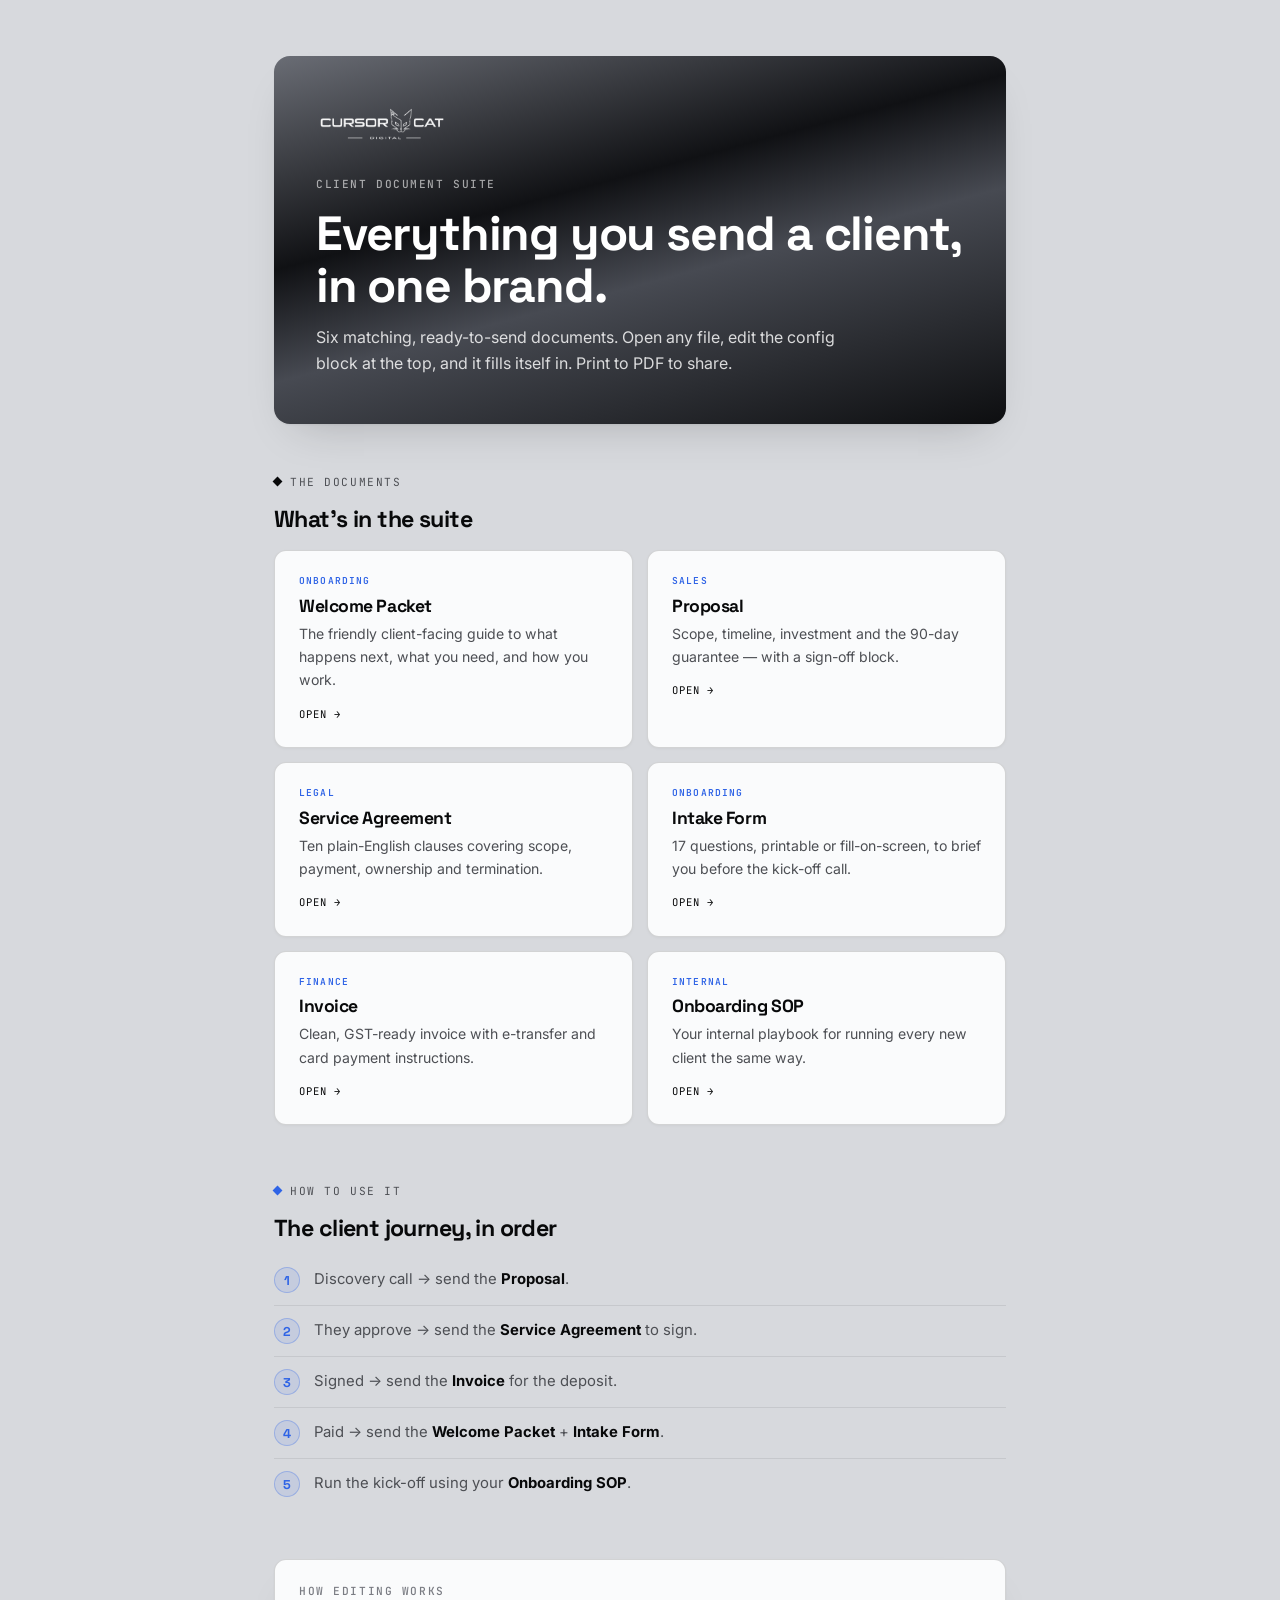
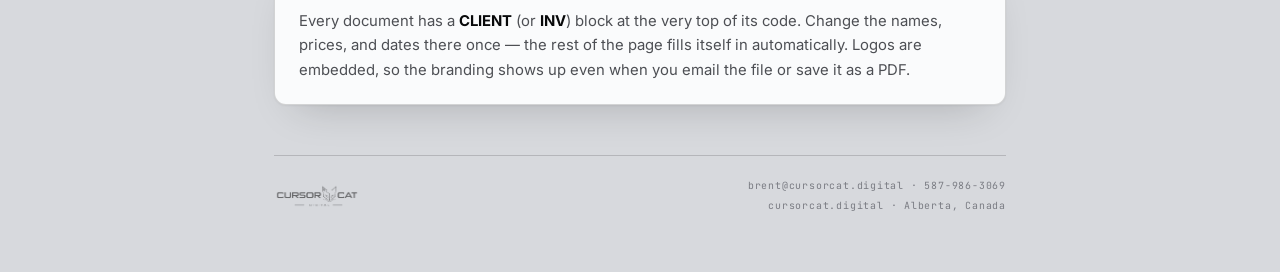
<file: 00-document-suite.html>
<!DOCTYPE html><html lang="en"><head><meta charset="UTF-8"/><meta name="viewport" content="width=device-width,initial-scale=1.0"/><title>Cursor Cat Digital — Client Document Suite</title><link rel="preconnect" href="https://fonts.googleapis.com"/><link rel="preconnect" href="https://fonts.gstatic.com" crossorigin/><link rel="stylesheet" href="https://fonts.googleapis.com/css2?family=Space+Grotesk:wght@500;600;700&family=Inter:wght@400;500;600&family=JetBrains+Mono:wght@500;600&display=swap"/><style>
*{box-sizing:border-box;margin:0;padding:0}
:root{
  --bg:#d7d9dd;--surface:#fafbfc;--surface-2:#cbced3;
  --ink:#08090a;--ink-2:#16171a;
  --muted:#4d4f54;--muted-2:#7a7c83;
  --line:rgba(0,0,0,.16);--line-2:rgba(0,0,0,.08);
  --accent:#2f64e6;--accent-soft:rgba(47,100,230,.10);
  --r:8px;--r-lg:12px;
  --sh:0 1px 2px rgba(0,0,0,.05),0 20px 44px -22px rgba(0,0,0,.22);
  --sh-sm:0 1px 3px rgba(0,0,0,.04);
  --chrome:linear-gradient(165deg,#6a6d75 0%,#101114 38%,#474a52 58%,#0d0e10 100%);
  --font-d:"Space Grotesk",system-ui,sans-serif;
  --font-b:"Inter",system-ui,sans-serif;
  --font-m:"JetBrains Mono",ui-monospace,monospace;
}
html{font-size:16px}
body{font-family:var(--font-b);background:var(--bg);color:var(--ink);line-height:1.65;
  -webkit-font-smoothing:antialiased;max-width:820px;margin:0 auto;padding:56px 44px}
h1,h2,h3{font-family:var(--font-d);font-weight:700;line-height:1.08;letter-spacing:-.025em}
p{color:var(--muted)}
a{color:inherit;text-decoration:none}
strong{color:var(--ink)}
.mono{font-family:var(--font-m);font-size:.7rem;font-weight:500;letter-spacing:.14em;
  text-transform:uppercase;color:var(--muted-2)}
.eyebrow{display:inline-flex;align-items:center;gap:9px;margin-bottom:16px;font-family:var(--font-m);
  font-size:.7rem;letter-spacing:.14em;text-transform:uppercase;color:var(--muted)}
.eyebrow::before{content:"";width:7px;height:7px;background:var(--ink);transform:rotate(45deg);flex-shrink:0}
.eyebrow.accent::before{background:var(--accent)}

/* HEADER */
.header{display:flex;justify-content:space-between;align-items:center;margin-bottom:48px;
  padding-bottom:24px;border-bottom:1px solid var(--line)}
.logo-img{height:38px;width:auto}
.doc-meta{text-align:right}
.doc-meta .doc-id{font-family:var(--font-d);font-size:1rem;font-weight:700;margin-top:3px}

/* SECTIONS */
.section{margin-bottom:50px}
.section-h{font-size:1.45rem;margin-bottom:14px}
.lead{font-size:1.05rem;color:var(--muted)}

/* CARD GENERIC */
.card{background:var(--surface);border:1px solid var(--line);border-radius:var(--r-lg);
  padding:22px 24px;box-shadow:var(--sh)}

/* CHECK / DELIVERABLE LIST */
.check-list{border:1px solid var(--line);border-radius:var(--r-lg);overflow:hidden;
  background:var(--surface);box-shadow:var(--sh)}
.ci{display:flex;align-items:flex-start;gap:13px;padding:15px 20px;border-bottom:1px solid var(--line-2)}
.ci:last-child{border-bottom:none}
.ci-dot{width:20px;height:20px;border-radius:50%;background:var(--accent);display:grid;
  place-items:center;flex-shrink:0;margin-top:2px}
.ci-dot svg{width:10px;height:10px;stroke:#fff;stroke-width:3;fill:none}
.ci-title{font-size:.95rem;font-weight:600;color:var(--ink);font-family:var(--font-d)}
.ci-desc{font-size:.88rem;color:var(--muted);margin-top:2px;line-height:1.5}

/* DARK PANEL */
.dark-panel{background:var(--ink);border-radius:var(--r-lg);padding:30px 32px;box-shadow:var(--sh)}
.dark-panel h3{color:#fff}
.dark-panel p{color:rgba(255,255,255,.74)}

/* SIGNATURE */
.sig-section{margin-top:54px;padding-top:38px;border-top:1px solid var(--line)}
.sig-grid{display:grid;grid-template-columns:1fr 1fr;gap:44px;margin-top:24px}
.sig-party{font-family:var(--font-m);font-size:.64rem;letter-spacing:.14em;text-transform:uppercase;
  color:var(--accent);font-weight:600;margin-bottom:12px}
.sig-line{border-bottom:1px solid var(--line);height:52px;margin-bottom:10px}
.sig-field{font-size:.8rem;color:var(--muted-2);margin-bottom:3px}
.sig-name{font-family:var(--font-d);font-size:1rem;font-weight:700}
.sig-sub{font-size:.85rem;color:var(--muted)}

/* BUTTONS */
.btn-primary{display:inline-flex;align-items:center;gap:9px;font-family:var(--font-b);font-weight:600;
  font-size:.95rem;padding:13px 22px;border-radius:var(--r);background:var(--ink);color:var(--surface);
  border:1px solid transparent}

/* FOOTER */
.doc-footer{margin-top:50px;padding-top:20px;border-top:1px solid var(--line);display:flex;
  justify-content:space-between;align-items:center}
.footer-logo{height:26px;width:auto;opacity:.55}
.footer-contact{font-family:var(--font-m);font-size:.62rem;letter-spacing:.08em;color:var(--muted-2);
  text-align:right;line-height:2}

@media print{
  body{background:#fff;padding:30px}
  .dark-panel,.invest-total,.guar,.cover{-webkit-print-color-adjust:exact;print-color-adjust:exact}
  .no-print{display:none!important}
  .section{break-inside:avoid}
}
@media(max-width:640px){
  body{padding:34px 20px}
  .sig-grid,.parties,.two-col{grid-template-columns:1fr!important}
}

.cover{background-image:var(--chrome);border-radius:16px;padding:48px 42px;margin-bottom:42px;box-shadow:var(--sh)}
.cover .cat{height:40px;margin-bottom:24px;opacity:.95}
.cover .mono{color:rgba(255,255,255,.6)}
.cover h1{color:#fff;font-size:clamp(2rem,4.5vw,3rem);margin:14px 0 12px}
.cover p{color:rgba(255,255,255,.82);max-width:520px}
.doc-grid{display:grid;grid-template-columns:1fr 1fr;gap:14px}
.doc-card{display:block;background:var(--surface);border:1px solid var(--line);border-radius:var(--r-lg);
  padding:22px 24px;box-shadow:var(--sh-sm);transition:transform .15s,box-shadow .15s}
.doc-card:hover{transform:translateY(-2px);box-shadow:var(--sh)}
.doc-card .tag{font-family:var(--font-m);font-size:.6rem;letter-spacing:.12em;text-transform:uppercase;color:var(--accent);font-weight:600}
.doc-card h3{font-size:1.1rem;margin:8px 0 6px}
.doc-card p{font-size:.88rem;color:var(--muted)}
.doc-card .open{font-family:var(--font-m);font-size:.66rem;letter-spacing:.1em;text-transform:uppercase;color:var(--ink);margin-top:14px;display:inline-block}
.flow{counter-reset:s;margin-top:8px}
.flow-step{display:flex;gap:14px;align-items:flex-start;padding:12px 0;border-bottom:1px solid var(--line-2)}
.flow-step:last-child{border-bottom:none}
.flow-n{width:26px;height:26px;border-radius:50%;background:var(--accent-soft);color:var(--accent);border:1px solid rgba(47,100,230,.3);
  font-family:var(--font-d);font-weight:700;font-size:.8rem;display:grid;place-items:center;flex-shrink:0}
.flow-t{font-size:.93rem;color:var(--muted)}
.flow-t strong{color:var(--ink)}
@media(max-width:640px){.doc-grid{grid-template-columns:1fr}}
</style></head><body>
<div class="cover">
  <img class="cat" src="[data-uri]" alt="Cursor Cat Digital"/>
  <div class="mono">Client Document Suite</div>
  <h1>Everything you send a client, in one brand.</h1>
  <p>Six matching, ready-to-send documents. Open any file, edit the config block at the top, and it fills itself in. Print to PDF to share.</p>
</div>

<div class="section">
  <div class="eyebrow">The documents</div>
  <h2 class="section-h">What's in the suite</h2>
  <div class="doc-grid" style="margin-top:18px">
    <a class="doc-card" href="welcome-packet.html"><div class="tag">Onboarding</div><h3>Welcome Packet</h3><p>The friendly client-facing guide to what happens next, what you need, and how you work.</p><span class="open">Open &rarr;</span></a>
    <a class="doc-card" href="proposal-template.html"><div class="tag">Sales</div><h3>Proposal</h3><p>Scope, timeline, investment and the 90-day guarantee — with a sign-off block.</p><span class="open">Open &rarr;</span></a>
    <a class="doc-card" href="service-agreement.html"><div class="tag">Legal</div><h3>Service Agreement</h3><p>Ten plain-English clauses covering scope, payment, ownership and termination.</p><span class="open">Open &rarr;</span></a>
    <a class="doc-card" href="intake-form.html"><div class="tag">Onboarding</div><h3>Intake Form</h3><p>17 questions, printable or fill-on-screen, to brief you before the kick-off call.</p><span class="open">Open &rarr;</span></a>
    <a class="doc-card" href="invoice-template.html"><div class="tag">Finance</div><h3>Invoice</h3><p>Clean, GST-ready invoice with e-transfer and card payment instructions.</p><span class="open">Open &rarr;</span></a>
    <a class="doc-card" href="onboarding-sop.html"><div class="tag">Internal</div><h3>Onboarding SOP</h3><p>Your internal playbook for running every new client the same way.</p><span class="open">Open &rarr;</span></a>
  </div>
</div>

<div class="section">
  <div class="eyebrow accent">How to use it</div>
  <h2 class="section-h">The client journey, in order</h2>
  <div class="flow">
    <div class="flow-step"><div class="flow-n">1</div><div class="flow-t">Discovery call &rarr; send the <strong>Proposal</strong>.</div></div>
    <div class="flow-step"><div class="flow-n">2</div><div class="flow-t">They approve &rarr; send the <strong>Service Agreement</strong> to sign.</div></div>
    <div class="flow-step"><div class="flow-n">3</div><div class="flow-t">Signed &rarr; send the <strong>Invoice</strong> for the deposit.</div></div>
    <div class="flow-step"><div class="flow-n">4</div><div class="flow-t">Paid &rarr; send the <strong>Welcome Packet</strong> + <strong>Intake Form</strong>.</div></div>
    <div class="flow-step"><div class="flow-n">5</div><div class="flow-t">Run the kick-off using your <strong>Onboarding SOP</strong>.</div></div>
  </div>
</div>

<div class="card" style="margin-bottom:50px">
  <div class="mono" style="margin-bottom:8px">How editing works</div>
  <p style="font-size:.93rem">Every document has a <strong>CLIENT</strong> (or <strong>INV</strong>) block at the very top of its code. Change the names, prices, and dates there once — the rest of the page fills itself in automatically. Logos are embedded, so the branding shows up even when you email the file or save it as a PDF.</p>
</div>

<div class="doc-footer"><img class="footer-logo" src="[data-uri]" alt="Cursor Cat Digital"/><div class="footer-contact">brent@cursorcat.digital &middot; 587-986-3069<br>cursorcat.digital &middot; Alberta, Canada</div></div>
</body></html>
</file>
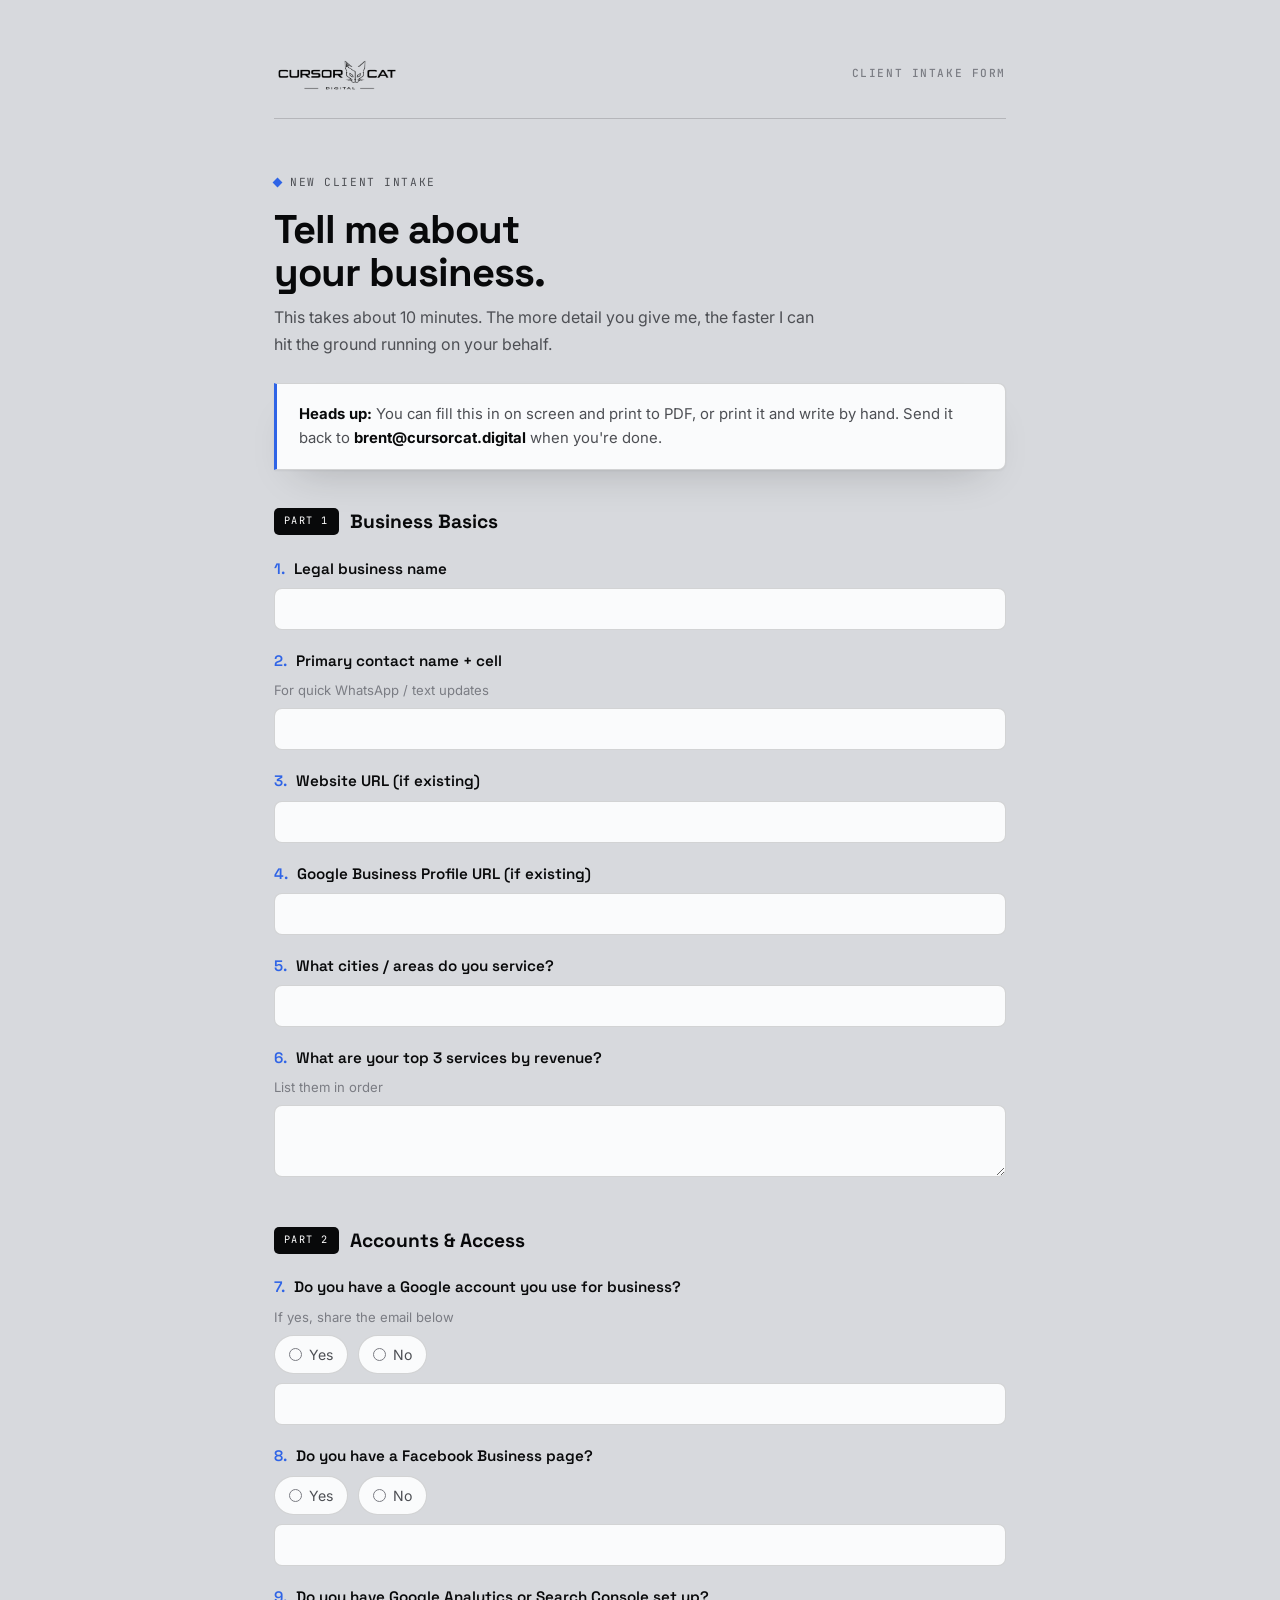
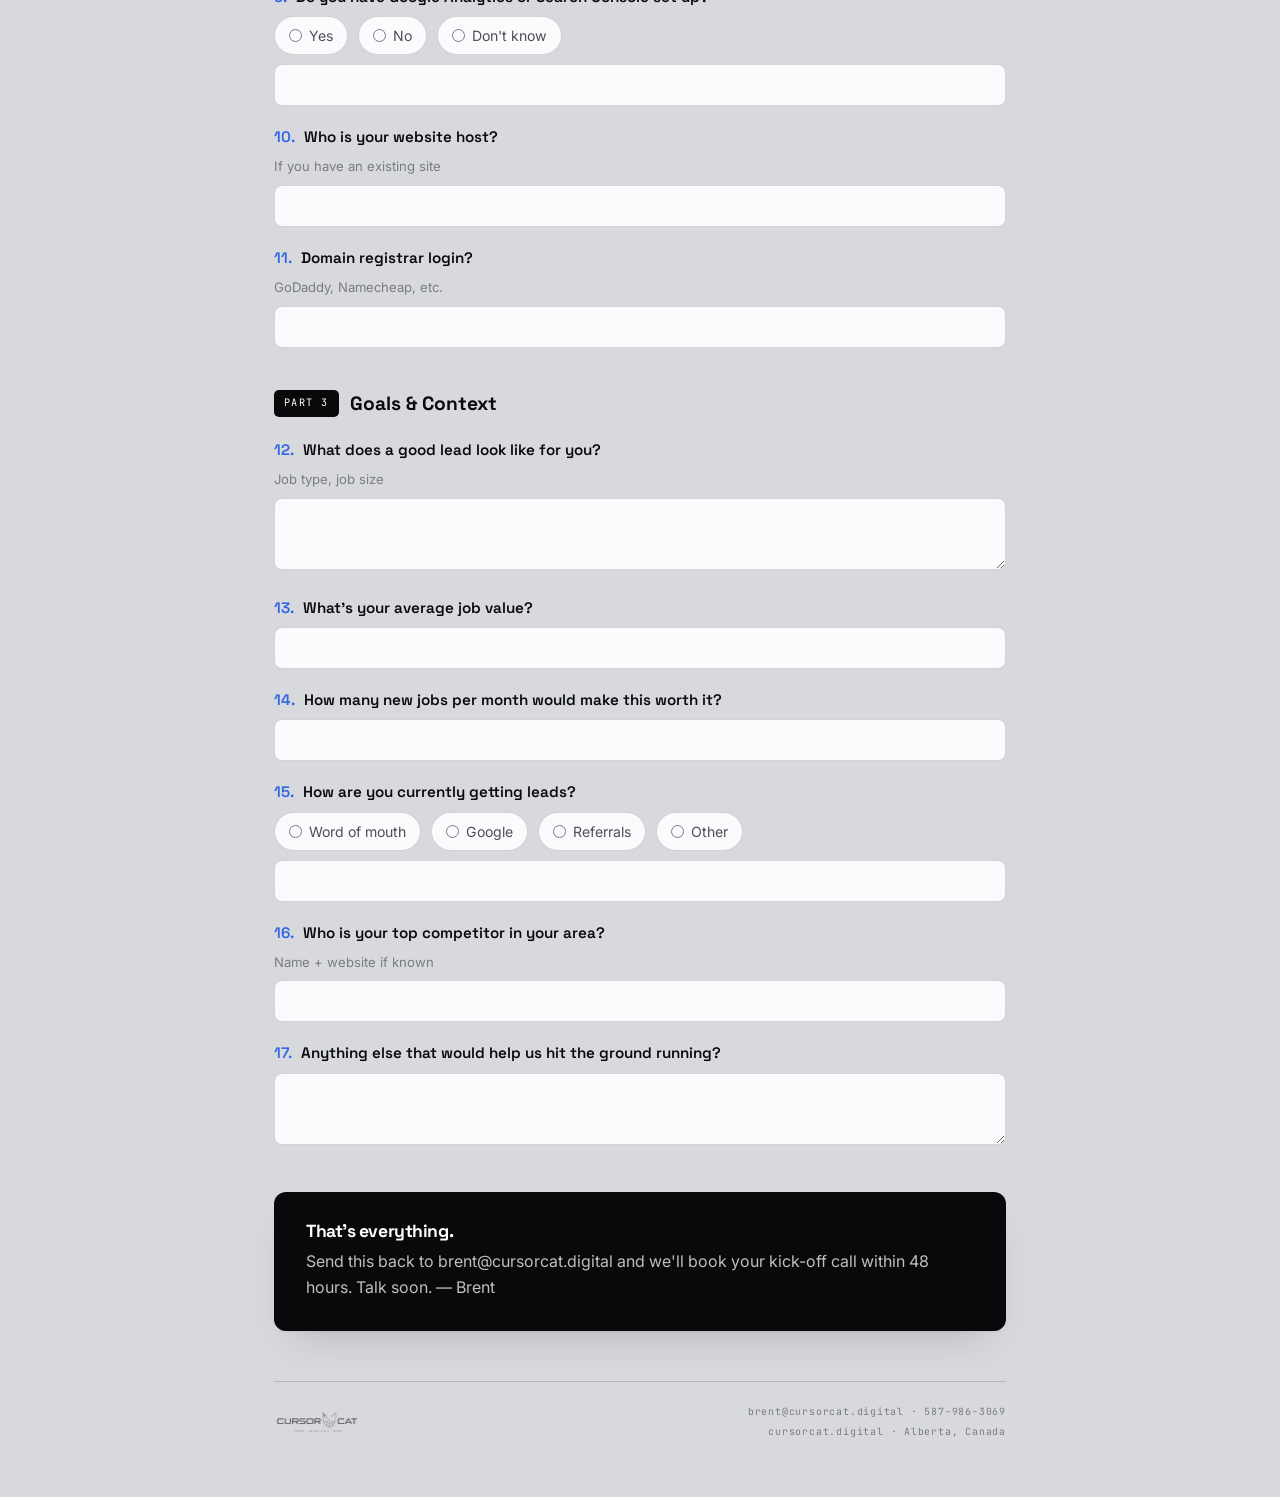
<file: intake-form.html>
<!DOCTYPE html><html lang="en"><head><meta charset="UTF-8"/><meta name="viewport" content="width=device-width,initial-scale=1.0"/><title>Client Intake Form — Cursor Cat Digital</title><link rel="preconnect" href="https://fonts.googleapis.com"/><link rel="preconnect" href="https://fonts.gstatic.com" crossorigin/><link rel="stylesheet" href="https://fonts.googleapis.com/css2?family=Space+Grotesk:wght@500;600;700&family=Inter:wght@400;500;600&family=JetBrains+Mono:wght@500;600&display=swap"/><style>
*{box-sizing:border-box;margin:0;padding:0}
:root{
  --bg:#d7d9dd;--surface:#fafbfc;--surface-2:#cbced3;
  --ink:#08090a;--ink-2:#16171a;
  --muted:#4d4f54;--muted-2:#7a7c83;
  --line:rgba(0,0,0,.16);--line-2:rgba(0,0,0,.08);
  --accent:#2f64e6;--accent-soft:rgba(47,100,230,.10);
  --r:8px;--r-lg:12px;
  --sh:0 1px 2px rgba(0,0,0,.05),0 20px 44px -22px rgba(0,0,0,.22);
  --sh-sm:0 1px 3px rgba(0,0,0,.04);
  --chrome:linear-gradient(165deg,#6a6d75 0%,#101114 38%,#474a52 58%,#0d0e10 100%);
  --font-d:"Space Grotesk",system-ui,sans-serif;
  --font-b:"Inter",system-ui,sans-serif;
  --font-m:"JetBrains Mono",ui-monospace,monospace;
}
html{font-size:16px}
body{font-family:var(--font-b);background:var(--bg);color:var(--ink);line-height:1.65;
  -webkit-font-smoothing:antialiased;max-width:820px;margin:0 auto;padding:56px 44px}
h1,h2,h3{font-family:var(--font-d);font-weight:700;line-height:1.08;letter-spacing:-.025em}
p{color:var(--muted)}
a{color:inherit;text-decoration:none}
strong{color:var(--ink)}
.mono{font-family:var(--font-m);font-size:.7rem;font-weight:500;letter-spacing:.14em;
  text-transform:uppercase;color:var(--muted-2)}
.eyebrow{display:inline-flex;align-items:center;gap:9px;margin-bottom:16px;font-family:var(--font-m);
  font-size:.7rem;letter-spacing:.14em;text-transform:uppercase;color:var(--muted)}
.eyebrow::before{content:"";width:7px;height:7px;background:var(--ink);transform:rotate(45deg);flex-shrink:0}
.eyebrow.accent::before{background:var(--accent)}

/* HEADER */
.header{display:flex;justify-content:space-between;align-items:center;margin-bottom:48px;
  padding-bottom:24px;border-bottom:1px solid var(--line)}
.logo-img{height:38px;width:auto}
.doc-meta{text-align:right}
.doc-meta .doc-id{font-family:var(--font-d);font-size:1rem;font-weight:700;margin-top:3px}

/* SECTIONS */
.section{margin-bottom:50px}
.section-h{font-size:1.45rem;margin-bottom:14px}
.lead{font-size:1.05rem;color:var(--muted)}

/* CARD GENERIC */
.card{background:var(--surface);border:1px solid var(--line);border-radius:var(--r-lg);
  padding:22px 24px;box-shadow:var(--sh)}

/* CHECK / DELIVERABLE LIST */
.check-list{border:1px solid var(--line);border-radius:var(--r-lg);overflow:hidden;
  background:var(--surface);box-shadow:var(--sh)}
.ci{display:flex;align-items:flex-start;gap:13px;padding:15px 20px;border-bottom:1px solid var(--line-2)}
.ci:last-child{border-bottom:none}
.ci-dot{width:20px;height:20px;border-radius:50%;background:var(--accent);display:grid;
  place-items:center;flex-shrink:0;margin-top:2px}
.ci-dot svg{width:10px;height:10px;stroke:#fff;stroke-width:3;fill:none}
.ci-title{font-size:.95rem;font-weight:600;color:var(--ink);font-family:var(--font-d)}
.ci-desc{font-size:.88rem;color:var(--muted);margin-top:2px;line-height:1.5}

/* DARK PANEL */
.dark-panel{background:var(--ink);border-radius:var(--r-lg);padding:30px 32px;box-shadow:var(--sh)}
.dark-panel h3{color:#fff}
.dark-panel p{color:rgba(255,255,255,.74)}

/* SIGNATURE */
.sig-section{margin-top:54px;padding-top:38px;border-top:1px solid var(--line)}
.sig-grid{display:grid;grid-template-columns:1fr 1fr;gap:44px;margin-top:24px}
.sig-party{font-family:var(--font-m);font-size:.64rem;letter-spacing:.14em;text-transform:uppercase;
  color:var(--accent);font-weight:600;margin-bottom:12px}
.sig-line{border-bottom:1px solid var(--line);height:52px;margin-bottom:10px}
.sig-field{font-size:.8rem;color:var(--muted-2);margin-bottom:3px}
.sig-name{font-family:var(--font-d);font-size:1rem;font-weight:700}
.sig-sub{font-size:.85rem;color:var(--muted)}

/* BUTTONS */
.btn-primary{display:inline-flex;align-items:center;gap:9px;font-family:var(--font-b);font-weight:600;
  font-size:.95rem;padding:13px 22px;border-radius:var(--r);background:var(--ink);color:var(--surface);
  border:1px solid transparent}

/* FOOTER */
.doc-footer{margin-top:50px;padding-top:20px;border-top:1px solid var(--line);display:flex;
  justify-content:space-between;align-items:center}
.footer-logo{height:26px;width:auto;opacity:.55}
.footer-contact{font-family:var(--font-m);font-size:.62rem;letter-spacing:.08em;color:var(--muted-2);
  text-align:right;line-height:2}

@media print{
  body{background:#fff;padding:30px}
  .dark-panel,.invest-total,.guar,.cover{-webkit-print-color-adjust:exact;print-color-adjust:exact}
  .no-print{display:none!important}
  .section{break-inside:avoid}
}
@media(max-width:640px){
  body{padding:34px 20px}
  .sig-grid,.parties,.two-col{grid-template-columns:1fr!important}
}

.intro{background:var(--surface);border:1px solid var(--line);border-left:3px solid var(--accent);
  border-radius:0 var(--r) var(--r) 0;padding:18px 22px;margin-bottom:36px;box-shadow:var(--sh)}
.intro p{font-size:.93rem;margin:0}
.fgroup{margin-bottom:40px}
.fgroup-h{display:flex;align-items:center;gap:11px;margin-bottom:18px}
.fgroup-n{font-family:var(--font-m);font-size:.64rem;letter-spacing:.14em;text-transform:uppercase;
  color:#fff;background:var(--ink);padding:5px 10px;border-radius:5px}
.fgroup-t{font-family:var(--font-d);font-size:1.2rem;font-weight:700}
.q{margin-bottom:18px}
.q-label{display:flex;gap:9px;font-size:.95rem;font-weight:600;color:var(--ink);font-family:var(--font-d);margin-bottom:7px}
.q-num{color:var(--accent)}
.q-input{width:100%;min-height:42px;background:var(--surface);border:1px solid var(--line);border-radius:var(--r);
  padding:11px 14px;font-family:var(--font-b);font-size:.92rem;color:var(--ink)}
.q-input:focus{outline:none;border-color:var(--accent);box-shadow:0 0 0 3px var(--accent-soft)}
textarea.q-input{min-height:72px;resize:vertical;line-height:1.6}
.q-hint{font-size:.82rem;color:var(--muted-2);margin-bottom:7px}
.q-choices{display:flex;gap:10px;flex-wrap:wrap}
.choice{display:inline-flex;align-items:center;gap:7px;font-size:.88rem;color:var(--muted);
  border:1px solid var(--line);border-radius:99px;padding:7px 14px;background:var(--surface)}
.choice .dot{width:13px;height:13px;border:1.5px solid var(--muted-2);border-radius:50%}
@media print{.q-input{border:1px solid #bbb}}
</style></head><body>
<div class="header"><img class="logo-img" src="[data-uri]" alt="Cursor Cat Digital"/><div class="doc-meta"><div class="mono">Client Intake Form</div><div class="doc-id" id="doc-num"></div><div class="mono" style="margin-top:4px" id="doc-date"></div></div></div>
<div class="eyebrow accent">New Client Intake</div>
<h1 style="font-size:clamp(1.9rem,3.5vw,2.5rem);margin-bottom:10px">Tell me about<br>your business.</h1>
<p style="font-size:1rem;margin-bottom:26px;max-width:540px">This takes about 10 minutes. The more detail you give me, the faster I can hit the ground running on your behalf.</p>
<div class="intro"><p><strong>Heads up:</strong> You can fill this in on screen and print to PDF, or print it and write by hand. Send it back to <strong>brent@cursorcat.digital</strong> when you're done.</p></div>

<div class="fgroup">
  <div class="fgroup-h"><span class="fgroup-n">Part 1</span><span class="fgroup-t">Business Basics</span></div>
  <div class="q"><div class="q-label"><span class="q-num">1.</span>Legal business name</div><input class="q-input" type="text"/></div>
  <div class="q"><div class="q-label"><span class="q-num">2.</span>Primary contact name + cell</div><div class="q-hint">For quick WhatsApp / text updates</div><input class="q-input" type="text"/></div>
  <div class="q"><div class="q-label"><span class="q-num">3.</span>Website URL (if existing)</div><input class="q-input" type="text"/></div>
  <div class="q"><div class="q-label"><span class="q-num">4.</span>Google Business Profile URL (if existing)</div><input class="q-input" type="text"/></div>
  <div class="q"><div class="q-label"><span class="q-num">5.</span>What cities / areas do you service?</div><input class="q-input" type="text"/></div>
  <div class="q"><div class="q-label"><span class="q-num">6.</span>What are your top 3 services by revenue?</div><div class="q-hint">List them in order</div><textarea class="q-input"></textarea></div>
</div>

<div class="fgroup">
  <div class="fgroup-h"><span class="fgroup-n">Part 2</span><span class="fgroup-t">Accounts &amp; Access</span></div>
  <div class="q"><div class="q-label"><span class="q-num">7.</span>Do you have a Google account you use for business?</div><div class="q-hint">If yes, share the email below</div><div class="q-choices"><span class="choice"><span class="dot"></span>Yes</span><span class="choice"><span class="dot"></span>No</span></div><input class="q-input" type="text" style="margin-top:9px" placeholder=""/></div>
  <div class="q"><div class="q-label"><span class="q-num">8.</span>Do you have a Facebook Business page?</div><div class="q-choices"><span class="choice"><span class="dot"></span>Yes</span><span class="choice"><span class="dot"></span>No</span></div><input class="q-input" type="text" style="margin-top:9px" placeholder=""/></div>
  <div class="q"><div class="q-label"><span class="q-num">9.</span>Do you have Google Analytics or Search Console set up?</div><div class="q-choices"><span class="choice"><span class="dot"></span>Yes</span><span class="choice"><span class="dot"></span>No</span><span class="choice"><span class="dot"></span>Don't know</span></div><input class="q-input" type="text" style="margin-top:9px" placeholder=""/></div>
  <div class="q"><div class="q-label"><span class="q-num">10.</span>Who is your website host?</div><div class="q-hint">If you have an existing site</div><input class="q-input" type="text"/></div>
  <div class="q"><div class="q-label"><span class="q-num">11.</span>Domain registrar login?</div><div class="q-hint">GoDaddy, Namecheap, etc.</div><input class="q-input" type="text"/></div>
</div>

<div class="fgroup">
  <div class="fgroup-h"><span class="fgroup-n">Part 3</span><span class="fgroup-t">Goals &amp; Context</span></div>
  <div class="q"><div class="q-label"><span class="q-num">12.</span>What does a good lead look like for you?</div><div class="q-hint">Job type, job size</div><textarea class="q-input"></textarea></div>
  <div class="q"><div class="q-label"><span class="q-num">13.</span>What's your average job value?</div><input class="q-input" type="text"/></div>
  <div class="q"><div class="q-label"><span class="q-num">14.</span>How many new jobs per month would make this worth it?</div><input class="q-input" type="text"/></div>
  <div class="q"><div class="q-label"><span class="q-num">15.</span>How are you currently getting leads?</div><div class="q-choices"><span class="choice"><span class="dot"></span>Word of mouth</span><span class="choice"><span class="dot"></span>Google</span><span class="choice"><span class="dot"></span>Referrals</span><span class="choice"><span class="dot"></span>Other</span></div><input class="q-input" type="text" style="margin-top:9px" placeholder=""/></div>
  <div class="q"><div class="q-label"><span class="q-num">16.</span>Who is your top competitor in your area?</div><div class="q-hint">Name + website if known</div><input class="q-input" type="text"/></div>
  <div class="q"><div class="q-label"><span class="q-num">17.</span>Anything else that would help us hit the ground running?</div><textarea class="q-input"></textarea></div>
</div>

<div class="dark-panel" style="margin-top:10px"><h3 style="font-size:1.1rem;margin-bottom:7px">That's everything.</h3>
<p>Send this back to brent@cursorcat.digital and we'll book your kick-off call within 48 hours. Talk soon. — Brent</p></div>

<div class="doc-footer"><img class="footer-logo" src="[data-uri]" alt="Cursor Cat Digital"/><div class="footer-contact">brent@cursorcat.digital &middot; 587-986-3069<br>cursorcat.digital &middot; Alberta, Canada</div></div>
</body></html>
</file>
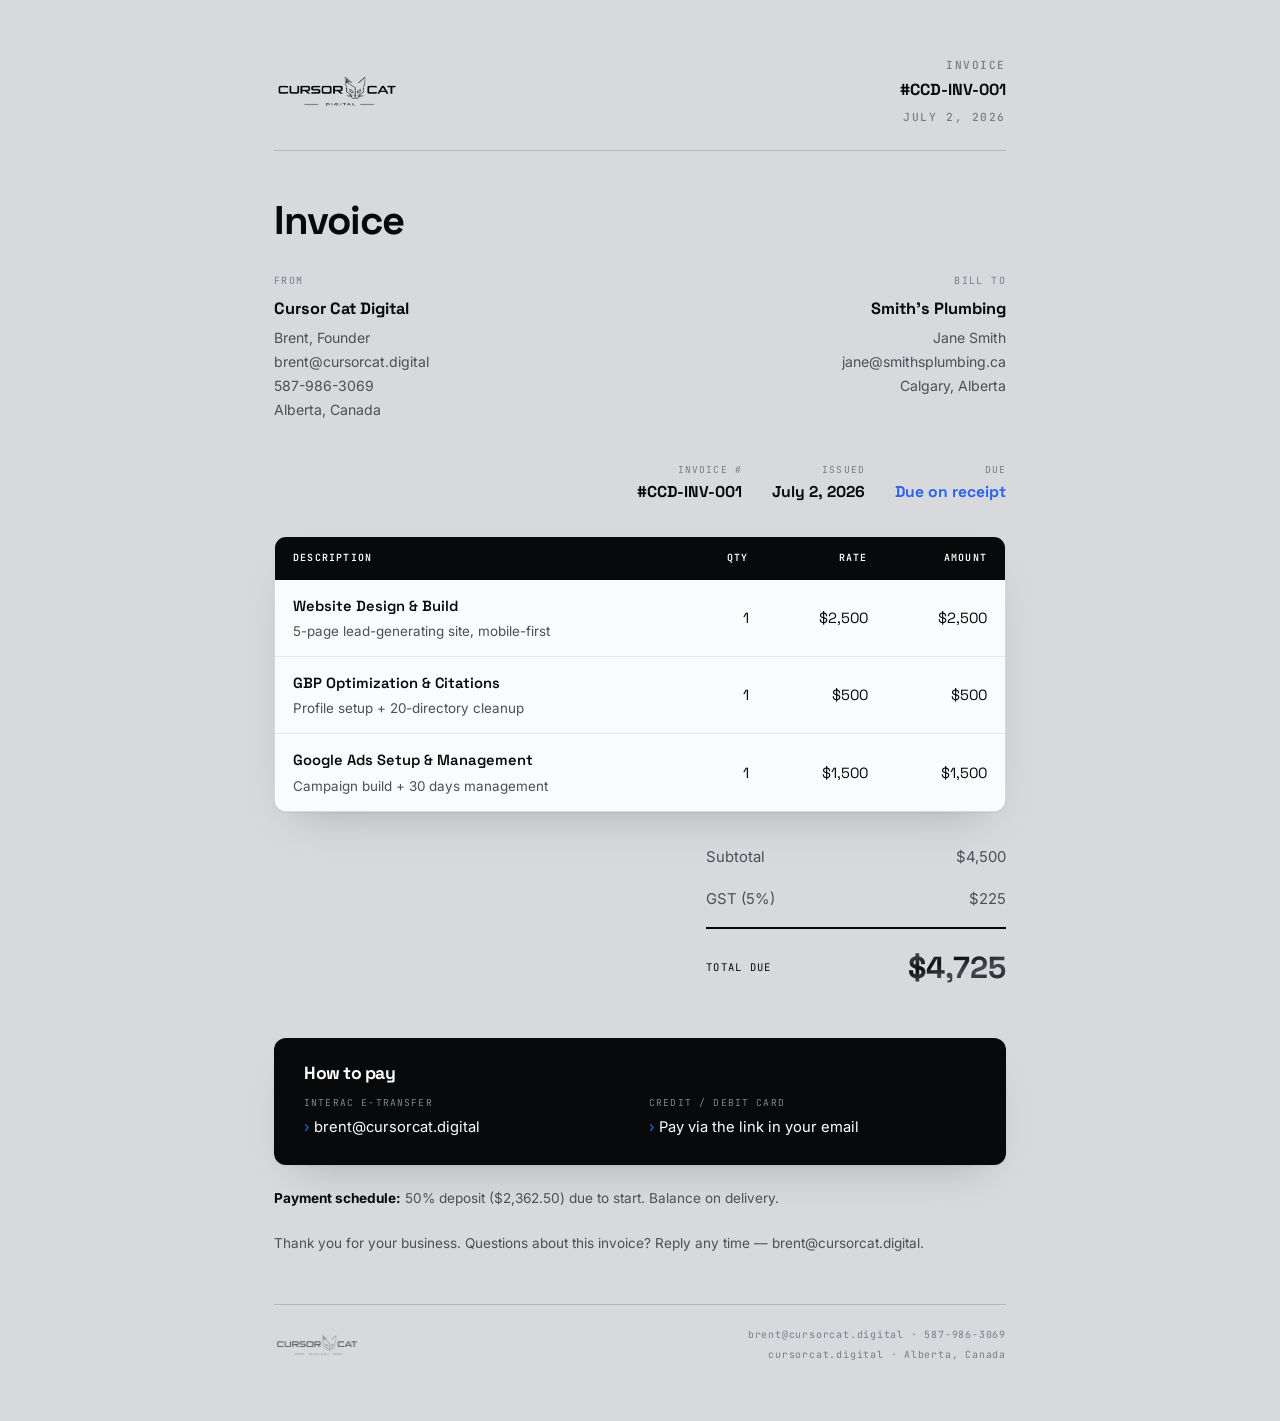
<file: invoice-template.html>
<!DOCTYPE html><html lang="en"><head><meta charset="UTF-8"/><meta name="viewport" content="width=device-width,initial-scale=1.0"/><title>Invoice — Cursor Cat Digital</title><link rel="preconnect" href="https://fonts.googleapis.com"/><link rel="preconnect" href="https://fonts.gstatic.com" crossorigin/><link rel="stylesheet" href="https://fonts.googleapis.com/css2?family=Space+Grotesk:wght@500;600;700&family=Inter:wght@400;500;600&family=JetBrains+Mono:wght@500;600&display=swap"/><style>
*{box-sizing:border-box;margin:0;padding:0}
:root{
  --bg:#d7d9dd;--surface:#fafbfc;--surface-2:#cbced3;
  --ink:#08090a;--ink-2:#16171a;
  --muted:#4d4f54;--muted-2:#7a7c83;
  --line:rgba(0,0,0,.16);--line-2:rgba(0,0,0,.08);
  --accent:#2f64e6;--accent-soft:rgba(47,100,230,.10);
  --r:8px;--r-lg:12px;
  --sh:0 1px 2px rgba(0,0,0,.05),0 20px 44px -22px rgba(0,0,0,.22);
  --sh-sm:0 1px 3px rgba(0,0,0,.04);
  --chrome:linear-gradient(165deg,#6a6d75 0%,#101114 38%,#474a52 58%,#0d0e10 100%);
  --font-d:"Space Grotesk",system-ui,sans-serif;
  --font-b:"Inter",system-ui,sans-serif;
  --font-m:"JetBrains Mono",ui-monospace,monospace;
}
html{font-size:16px}
body{font-family:var(--font-b);background:var(--bg);color:var(--ink);line-height:1.65;
  -webkit-font-smoothing:antialiased;max-width:820px;margin:0 auto;padding:56px 44px}
h1,h2,h3{font-family:var(--font-d);font-weight:700;line-height:1.08;letter-spacing:-.025em}
p{color:var(--muted)}
a{color:inherit;text-decoration:none}
strong{color:var(--ink)}
.mono{font-family:var(--font-m);font-size:.7rem;font-weight:500;letter-spacing:.14em;
  text-transform:uppercase;color:var(--muted-2)}
.eyebrow{display:inline-flex;align-items:center;gap:9px;margin-bottom:16px;font-family:var(--font-m);
  font-size:.7rem;letter-spacing:.14em;text-transform:uppercase;color:var(--muted)}
.eyebrow::before{content:"";width:7px;height:7px;background:var(--ink);transform:rotate(45deg);flex-shrink:0}
.eyebrow.accent::before{background:var(--accent)}

/* HEADER */
.header{display:flex;justify-content:space-between;align-items:center;margin-bottom:48px;
  padding-bottom:24px;border-bottom:1px solid var(--line)}
.logo-img{height:38px;width:auto}
.doc-meta{text-align:right}
.doc-meta .doc-id{font-family:var(--font-d);font-size:1rem;font-weight:700;margin-top:3px}

/* SECTIONS */
.section{margin-bottom:50px}
.section-h{font-size:1.45rem;margin-bottom:14px}
.lead{font-size:1.05rem;color:var(--muted)}

/* CARD GENERIC */
.card{background:var(--surface);border:1px solid var(--line);border-radius:var(--r-lg);
  padding:22px 24px;box-shadow:var(--sh)}

/* CHECK / DELIVERABLE LIST */
.check-list{border:1px solid var(--line);border-radius:var(--r-lg);overflow:hidden;
  background:var(--surface);box-shadow:var(--sh)}
.ci{display:flex;align-items:flex-start;gap:13px;padding:15px 20px;border-bottom:1px solid var(--line-2)}
.ci:last-child{border-bottom:none}
.ci-dot{width:20px;height:20px;border-radius:50%;background:var(--accent);display:grid;
  place-items:center;flex-shrink:0;margin-top:2px}
.ci-dot svg{width:10px;height:10px;stroke:#fff;stroke-width:3;fill:none}
.ci-title{font-size:.95rem;font-weight:600;color:var(--ink);font-family:var(--font-d)}
.ci-desc{font-size:.88rem;color:var(--muted);margin-top:2px;line-height:1.5}

/* DARK PANEL */
.dark-panel{background:var(--ink);border-radius:var(--r-lg);padding:30px 32px;box-shadow:var(--sh)}
.dark-panel h3{color:#fff}
.dark-panel p{color:rgba(255,255,255,.74)}

/* SIGNATURE */
.sig-section{margin-top:54px;padding-top:38px;border-top:1px solid var(--line)}
.sig-grid{display:grid;grid-template-columns:1fr 1fr;gap:44px;margin-top:24px}
.sig-party{font-family:var(--font-m);font-size:.64rem;letter-spacing:.14em;text-transform:uppercase;
  color:var(--accent);font-weight:600;margin-bottom:12px}
.sig-line{border-bottom:1px solid var(--line);height:52px;margin-bottom:10px}
.sig-field{font-size:.8rem;color:var(--muted-2);margin-bottom:3px}
.sig-name{font-family:var(--font-d);font-size:1rem;font-weight:700}
.sig-sub{font-size:.85rem;color:var(--muted)}

/* BUTTONS */
.btn-primary{display:inline-flex;align-items:center;gap:9px;font-family:var(--font-b);font-weight:600;
  font-size:.95rem;padding:13px 22px;border-radius:var(--r);background:var(--ink);color:var(--surface);
  border:1px solid transparent}

/* FOOTER */
.doc-footer{margin-top:50px;padding-top:20px;border-top:1px solid var(--line);display:flex;
  justify-content:space-between;align-items:center}
.footer-logo{height:26px;width:auto;opacity:.55}
.footer-contact{font-family:var(--font-m);font-size:.62rem;letter-spacing:.08em;color:var(--muted-2);
  text-align:right;line-height:2}

@media print{
  body{background:#fff;padding:30px}
  .dark-panel,.invest-total,.guar,.cover{-webkit-print-color-adjust:exact;print-color-adjust:exact}
  .no-print{display:none!important}
  .section{break-inside:avoid}
}
@media(max-width:640px){
  body{padding:34px 20px}
  .sig-grid,.parties,.two-col{grid-template-columns:1fr!important}
}

.inv-top{display:grid;grid-template-columns:1fr 1fr;gap:24px;margin-bottom:40px}
.inv-box .label{font-family:var(--font-m);font-size:.62rem;letter-spacing:.14em;text-transform:uppercase;color:var(--muted-2);margin-bottom:7px}
.inv-box .name{font-family:var(--font-d);font-weight:700;font-size:1.02rem;margin-bottom:3px}
.inv-box .detail{font-size:.88rem;color:var(--muted);line-height:1.7}
.inv-box.right{text-align:right}
.inv-meta{display:flex;gap:30px;justify-content:flex-end;margin-bottom:30px;flex-wrap:wrap}
.inv-meta .m{text-align:right}
.inv-meta .m .k{font-family:var(--font-m);font-size:.6rem;letter-spacing:.12em;text-transform:uppercase;color:var(--muted-2)}
.inv-meta .m .v{font-family:var(--font-d);font-weight:700;font-size:.98rem;margin-top:3px}
.inv-meta .m .v.due{color:var(--accent)}
table.inv{width:100%;border-collapse:collapse;border:1px solid var(--line);border-radius:var(--r-lg);overflow:hidden;box-shadow:var(--sh);margin-bottom:24px}
table.inv thead th{background:var(--ink);color:#fff;font-family:var(--font-m);font-size:.62rem;letter-spacing:.12em;
  text-transform:uppercase;text-align:left;padding:13px 18px;font-weight:600}
table.inv thead th.num{text-align:right}
table.inv tbody td{padding:14px 18px;border-bottom:1px solid var(--line-2);font-size:.92rem;color:var(--muted);background:var(--surface)}
table.inv tbody tr:last-child td{border-bottom:none}
table.inv td.item{color:var(--ink);font-weight:600;font-family:var(--font-d)}
table.inv td.num{text-align:right;font-family:var(--font-d);color:var(--ink)}
.totals{margin-left:auto;width:300px}
.trow{display:flex;justify-content:space-between;padding:9px 0;font-size:.93rem;color:var(--muted)}
.trow.grand{border-top:2px solid var(--ink);margin-top:6px;padding-top:14px}
.trow.grand .k{font-family:var(--font-m);font-size:.66rem;letter-spacing:.12em;text-transform:uppercase;color:var(--ink);align-self:center}
.trow.grand .v{font-family:var(--font-d);font-size:1.9rem;font-weight:700;background:var(--chrome);
  -webkit-background-clip:text;background-clip:text;-webkit-text-fill-color:transparent}
.pay{background:var(--ink);border-radius:var(--r-lg);padding:26px 30px;margin-top:36px;box-shadow:var(--sh)}
.pay h3{color:#fff;font-size:1.1rem;margin-bottom:12px}
.pay-grid{display:grid;grid-template-columns:1fr 1fr;gap:18px}
.pay-m{font-family:var(--font-m);font-size:.6rem;letter-spacing:.12em;text-transform:uppercase;color:rgba(255,255,255,.5);margin-bottom:4px}
.pay-v{color:#fff;font-size:.92rem}
.pay-v span{color:var(--accent)}
.note{font-size:.85rem;color:var(--muted);margin-top:22px}
@media(max-width:640px){.inv-top,.pay-grid{grid-template-columns:1fr}.totals{width:100%}}
</style></head><body>

<script>
const INV = {
  business:   "Smith's Plumbing",
  contact:    "Jane Smith",
  email:      "jane@smithsplumbing.ca",
  cityLine:   "Calgary, Alberta",
  invoiceNum: "CCD-INV-001",
  issueDate:  "July 2, 2026",
  dueDate:    "Due on receipt",
  items: [
    { item: "Website Design & Build",          desc: "5-page lead-generating site, mobile-first",      qty: 1, rate: "$2,500", amount: "$2,500" },
    { item: "GBP Optimization & Citations",    desc: "Profile setup + 20-directory cleanup",            qty: 1, rate: "$500",   amount: "$500"   },
    { item: "Google Ads Setup & Management",   desc: "Campaign build + 30 days management",             qty: 1, rate: "$1,500", amount: "$1,500" },
  ],
  subtotal:   "$4,500",
  taxLabel:   "GST (5%)",
  tax:        "$225",
  total:      "$4,725",
  depositLine:"50% deposit ($2,362.50) due to start. Balance on delivery.",
};
</script>

<div class="header"><img class="logo-img" src="[data-uri]" alt="Cursor Cat Digital"/><div class="doc-meta"><div class="mono">Invoice</div><div class="doc-id" id="doc-num"></div><div class="mono" style="margin-top:4px" id="doc-date"></div></div></div>
<h1 style="font-size:clamp(1.9rem,3.5vw,2.5rem);margin-bottom:30px">Invoice</h1>

<div class="inv-top">
  <div class="inv-box"><div class="label">From</div><div class="name">Cursor Cat Digital</div>
    <div class="detail">Brent, Founder<br>brent@cursorcat.digital<br>587-986-3069<br>Alberta, Canada</div></div>
  <div class="inv-box right"><div class="label">Bill To</div><div class="name" id="bill-name"></div>
    <div class="detail" id="bill-detail"></div></div>
</div>

<div class="inv-meta">
  <div class="m"><div class="k">Invoice #</div><div class="v" id="inv-num"></div></div>
  <div class="m"><div class="k">Issued</div><div class="v" id="inv-issue"></div></div>
  <div class="m"><div class="k">Due</div><div class="v due" id="inv-due"></div></div>
</div>

<table class="inv"><thead><tr>
  <th>Description</th><th class="num">Qty</th><th class="num">Rate</th><th class="num">Amount</th>
</tr></thead><tbody id="inv-rows"></tbody></table>

<div class="totals">
  <div class="trow"><div class="k">Subtotal</div><div class="v" id="t-sub"></div></div>
  <div class="trow"><div class="k" id="t-taxlabel"></div><div class="v" id="t-tax"></div></div>
  <div class="trow grand"><div class="k">Total Due</div><div class="v" id="t-total"></div></div>
</div>

<div class="pay"><h3>How to pay</h3>
  <div class="pay-grid">
    <div><div class="pay-m">Interac e-Transfer</div><div class="pay-v"><span>&rsaquo;</span> brent@cursorcat.digital</div></div>
    <div><div class="pay-m">Credit / Debit card</div><div class="pay-v"><span>&rsaquo;</span> Pay via the link in your email</div></div>
  </div></div>

<p class="note" id="deposit-note"></p>
<p class="note">Thank you for your business. Questions about this invoice? Reply any time — brent@cursorcat.digital.</p>

<div class="doc-footer"><img class="footer-logo" src="[data-uri]" alt="Cursor Cat Digital"/><div class="footer-contact">brent@cursorcat.digital &middot; 587-986-3069<br>cursorcat.digital &middot; Alberta, Canada</div></div>

<script>
(function(){
  const C = INV;
  document.getElementById('doc-num').textContent  = '#' + C.invoiceNum;
  document.getElementById('doc-date').textContent = C.issueDate;
  document.getElementById('bill-name').textContent = C.business;
  document.getElementById('bill-detail').innerHTML = `${C.contact}<br>${C.email}<br>${C.cityLine}`;
  document.getElementById('inv-num').textContent   = '#' + C.invoiceNum;
  document.getElementById('inv-issue').textContent = C.issueDate;
  document.getElementById('inv-due').textContent   = C.dueDate;
  document.getElementById('t-sub').textContent     = C.subtotal;
  document.getElementById('t-taxlabel').textContent= C.taxLabel;
  document.getElementById('t-tax').textContent     = C.tax;
  document.getElementById('t-total').textContent   = C.total;
  document.getElementById('deposit-note').innerHTML= '<strong>Payment schedule:</strong> ' + C.depositLine;
  document.title = 'Invoice ' + C.invoiceNum + ' \u2014 ' + C.business;
  const rows = document.getElementById('inv-rows');
  C.items.forEach(it => { rows.innerHTML += `<tr><td class="item">${it.item}<div style="font-weight:400;font-family:var(--font-b);color:var(--muted);font-size:.84rem;margin-top:2px">${it.desc}</div></td><td class="num">${it.qty}</td><td class="num">${it.rate}</td><td class="num">${it.amount}</td></tr>`; });
})();
</script>
</body></html>
</file>
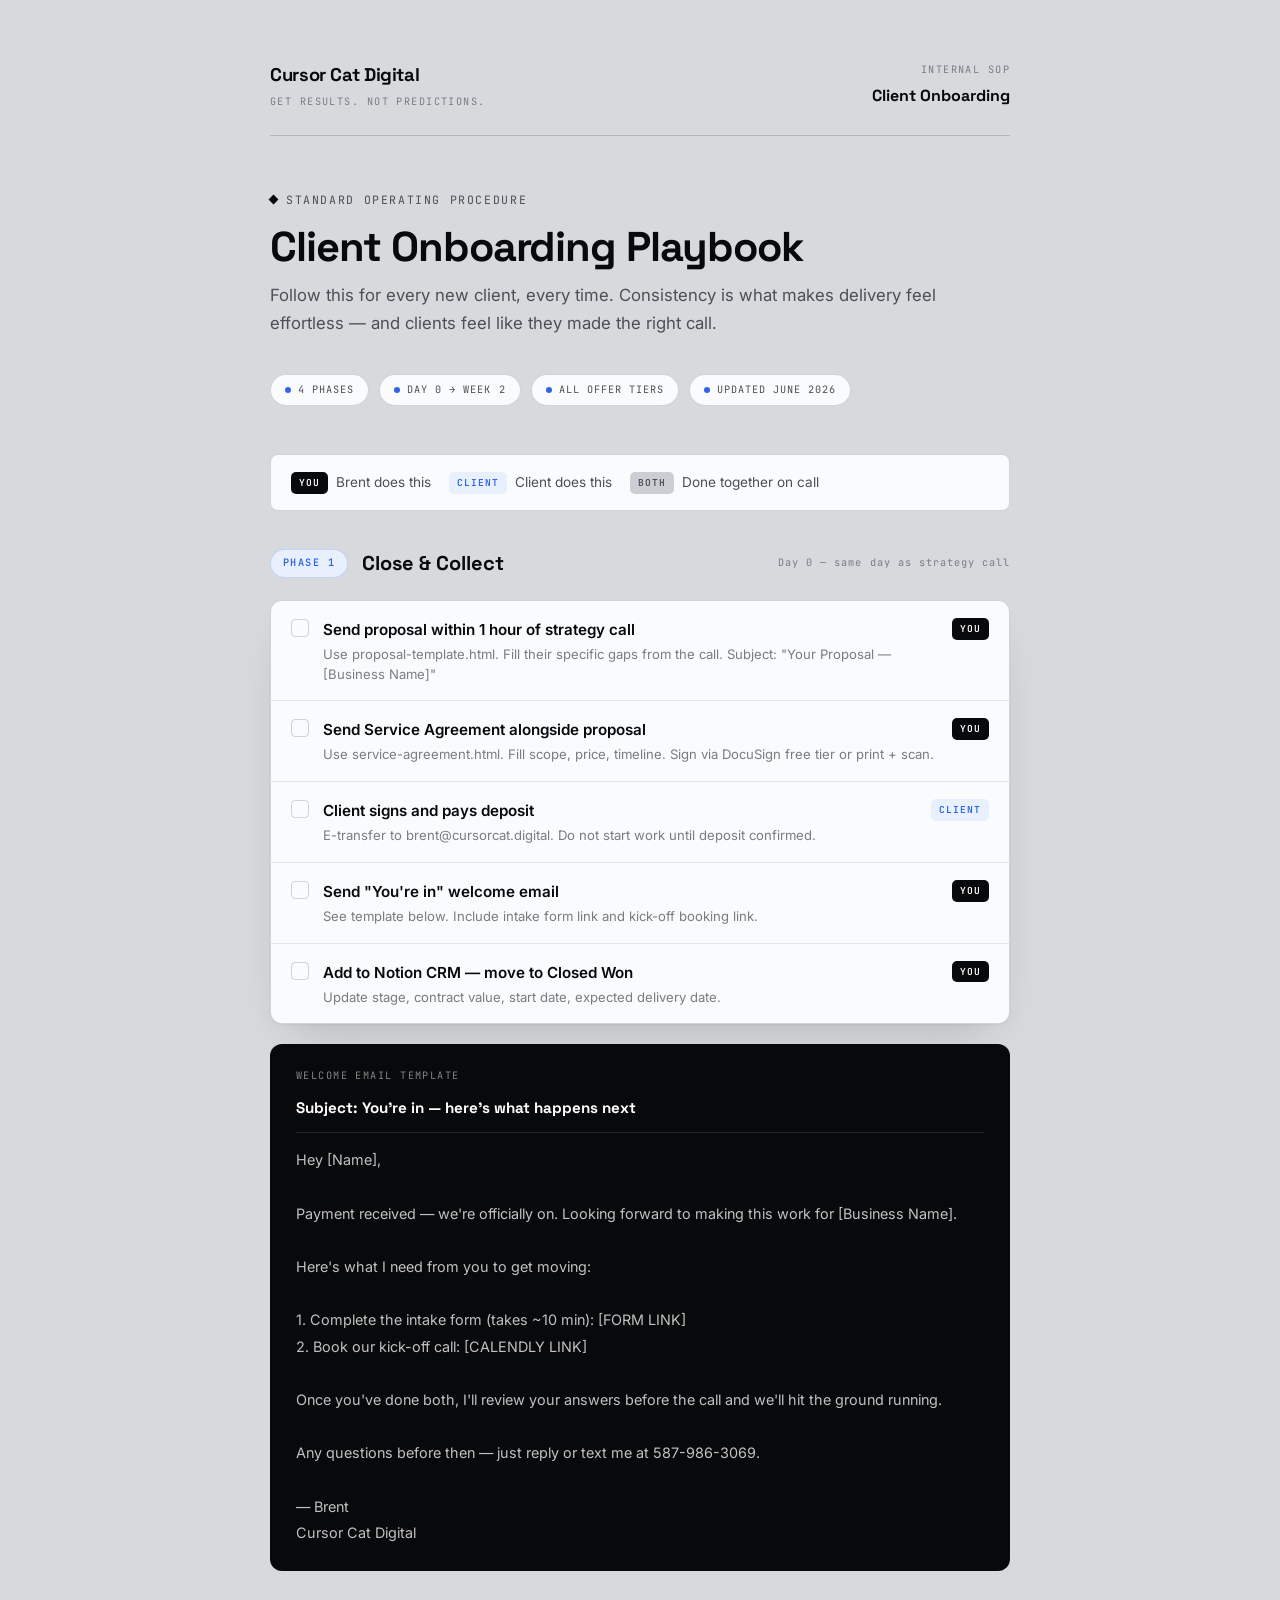
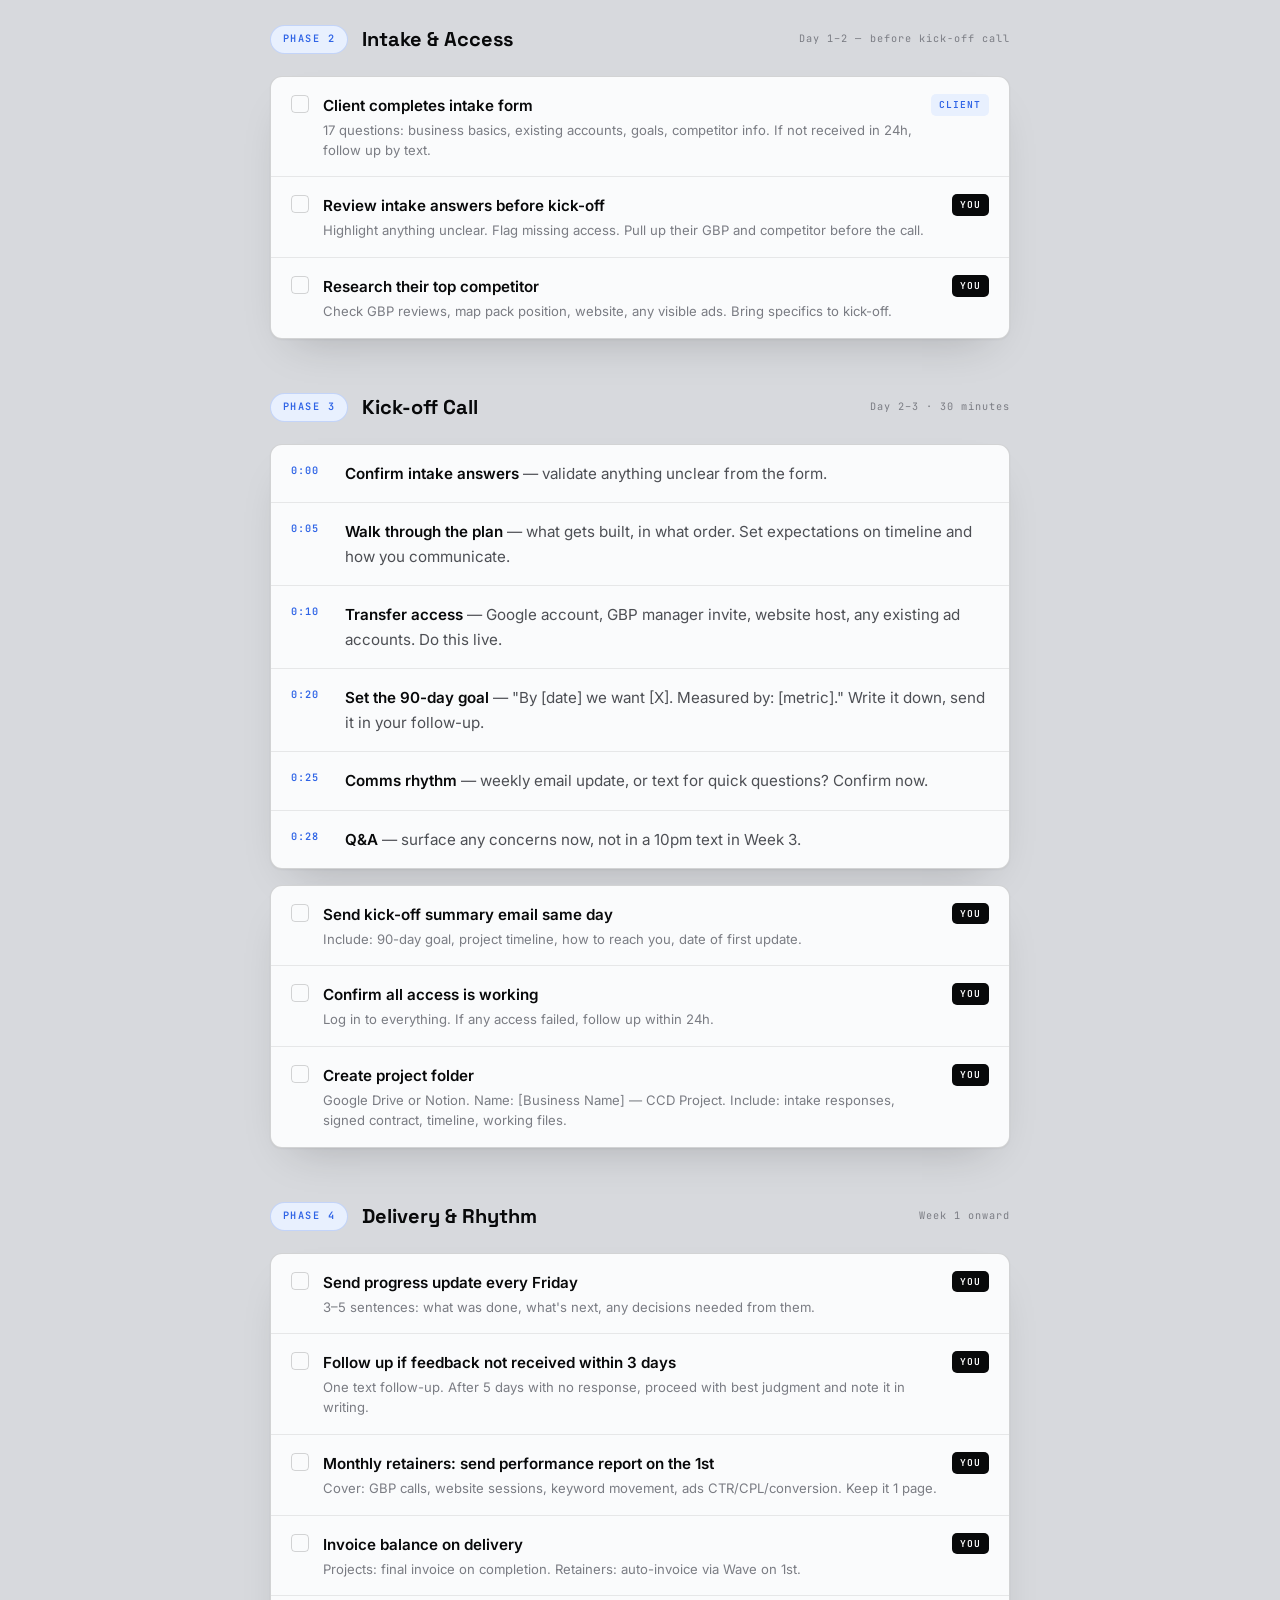
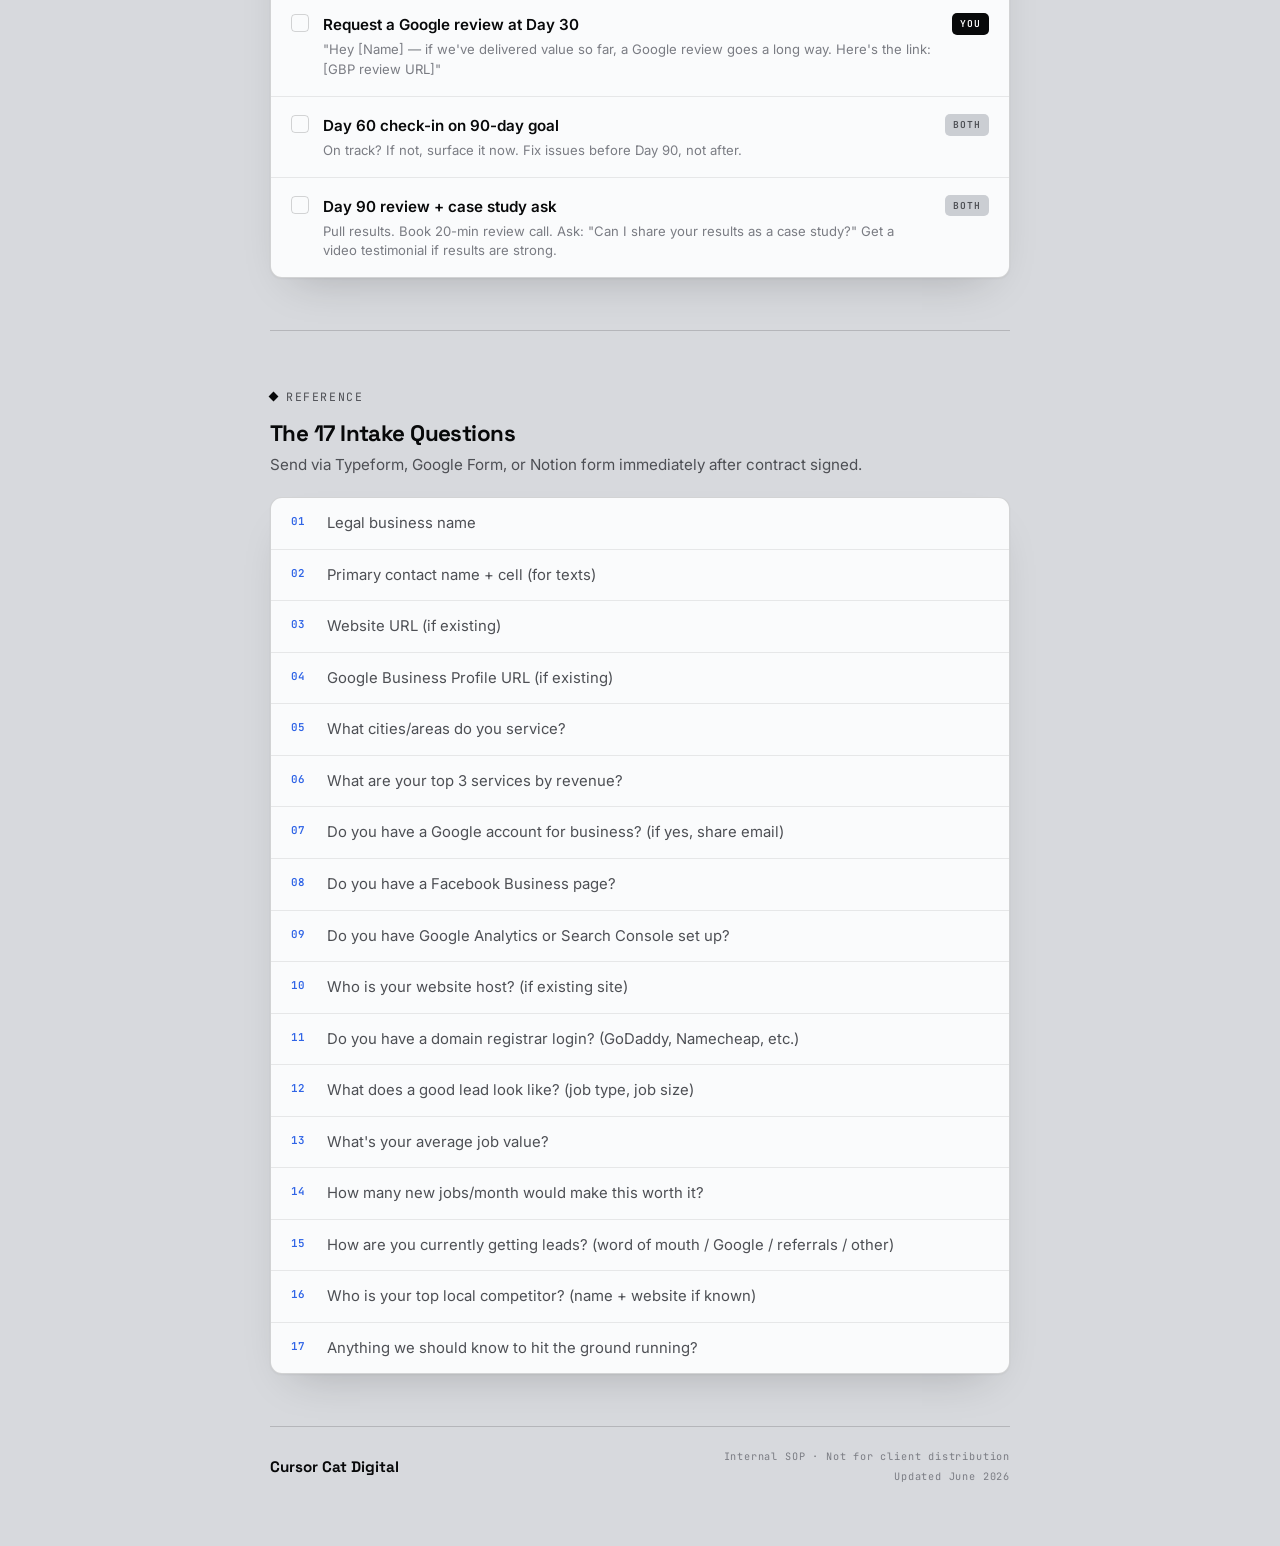
<file: onboarding-sop.html>
<!DOCTYPE html>
<html lang="en">
<head>
<meta charset="UTF-8"/>
<meta name="viewport" content="width=device-width,initial-scale=1.0"/>
<title>Client Onboarding SOP — Cursor Cat Digital</title>
<link rel="preconnect" href="https://fonts.googleapis.com"/>
<link rel="preconnect" href="https://fonts.gstatic.com" crossorigin/>
<link rel="stylesheet" href="https://fonts.googleapis.com/css2?family=Space+Grotesk:wght@500;600;700&family=Inter:wght@400;500;600&family=JetBrains+Mono:wght@500;600&display=swap"/>
<style>
  *{box-sizing:border-box;margin:0;padding:0}
  :root{
    --bg:#d7d9dd;--surface:#fafbfc;--surface-2:#cbced3;
    --ink:#08090a;--muted:#4d4f54;--muted-2:#7a7c83;
    --line:rgba(0,0,0,.16);--line-2:rgba(0,0,0,.08);
    --accent:#2f64e6;
    --r:8px;--r-lg:12px;
    --sh:0 1px 2px rgba(0,0,0,.05),0 20px 44px -22px rgba(0,0,0,.22);
    --font-d:"Space Grotesk",system-ui,sans-serif;
    --font-b:"Inter",system-ui,sans-serif;
    --font-m:"JetBrains Mono",ui-monospace,monospace;
  }
  body{font-family:var(--font-b);background:var(--bg);color:var(--ink);line-height:1.65;-webkit-font-smoothing:antialiased;max-width:820px;margin:0 auto;padding:60px 40px;font-size:15px}
  h1,h2,h3{font-family:var(--font-d);font-weight:700;line-height:1.08;letter-spacing:-.025em}
  p{color:var(--muted);font-size:.95rem}

  .mono{font-family:var(--font-m);font-size:.64rem;font-weight:500;letter-spacing:.14em;text-transform:uppercase;color:var(--muted-2)}
  .eyebrow{display:inline-flex;align-items:center;gap:9px;font-family:var(--font-m);font-size:.72rem;letter-spacing:.14em;text-transform:uppercase;color:var(--muted);margin-bottom:16px}
  .eyebrow::before{content:"";width:7px;height:7px;background:var(--ink);transform:rotate(45deg);flex-shrink:0}

  /* HEADER */
  .header{display:flex;justify-content:space-between;align-items:center;margin-bottom:50px;padding-bottom:24px;border-bottom:1px solid var(--line)}
  .logo-type{font-family:var(--font-d);font-weight:700;font-size:1.15rem;letter-spacing:-.02em}
  .tagline{font-family:var(--font-m);font-size:.64rem;letter-spacing:.14em;text-transform:uppercase;color:var(--muted-2);margin-top:4px}
  .doc-meta{text-align:right}
  .doc-label{font-family:var(--font-m);font-size:.64rem;letter-spacing:.14em;text-transform:uppercase;color:var(--muted-2);margin-bottom:4px}

  /* PILLS */
  .pills{display:flex;gap:10px;flex-wrap:wrap;margin-bottom:48px}
  .pill{display:inline-flex;align-items:center;gap:7px;background:var(--surface);border:1px solid var(--line);border-radius:100px;padding:7px 14px;font-family:var(--font-m);font-size:.64rem;letter-spacing:.1em;text-transform:uppercase;color:var(--muted)}
  .pill::before{content:"";width:6px;height:6px;border-radius:50%;background:var(--accent);flex-shrink:0}

  /* LEGEND */
  .legend{display:flex;gap:18px;flex-wrap:wrap;margin-bottom:36px;padding:16px 20px;background:var(--surface);border:1px solid var(--line);border-radius:var(--r)}
  .legend-item{display:flex;align-items:center;gap:8px;font-size:.85rem;color:var(--muted)}
  .tag{font-family:var(--font-m);font-size:.6rem;letter-spacing:.1em;font-weight:600;padding:3px 8px;border-radius:5px;text-transform:uppercase}
  .tag-you{background:var(--ink);color:#fff}
  .tag-client{background:#e8f0fe;color:var(--accent)}
  .tag-both{background:var(--surface-2);color:var(--muted)}

  /* PHASE */
  .phase{margin-bottom:52px}
  .phase-header{display:flex;align-items:center;gap:14px;margin-bottom:20px;flex-wrap:wrap}
  .phase-badge{font-family:var(--font-m);font-size:.64rem;letter-spacing:.14em;text-transform:uppercase;color:var(--accent);background:#e8f0fe;border:1px solid rgba(47,100,230,.2);padding:5px 12px;border-radius:100px;font-weight:600}
  .phase-title{font-family:var(--font-d);font-size:1.25rem;font-weight:700}
  .phase-timing{font-family:var(--font-m);font-size:.64rem;letter-spacing:.1em;color:var(--muted-2);margin-left:auto}

  /* CHECKLIST */
  .checklist{border:1px solid var(--line);border-radius:var(--r-lg);overflow:hidden;background:var(--surface);box-shadow:var(--sh)}
  .ci{display:flex;align-items:flex-start;gap:14px;padding:16px 20px;border-bottom:1px solid var(--line-2)}
  .ci:last-child{border-bottom:none}
  .ci:hover{background:#f4f5f7}
  .ci-box{width:18px;height:18px;border:1.5px solid var(--line);border-radius:4px;flex-shrink:0;margin-top:2px}
  .ci-body{flex:1}
  .ci-text{font-size:.95rem;color:var(--ink)}
  .ci-text strong{font-weight:600}
  .ci-note{font-size:.82rem;color:var(--muted-2);margin-top:3px;line-height:1.5}
  .ci-tag{margin-left:auto;flex-shrink:0;margin-top:1px}

  /* TEMPLATE */
  .template{background:var(--ink);border-radius:var(--r-lg);padding:24px 26px;margin-top:20px}
  .tpl-label{font-family:var(--font-m);font-size:.64rem;letter-spacing:.14em;text-transform:uppercase;color:rgba(255,255,255,.5);margin-bottom:10px}
  .tpl-subject{font-family:var(--font-d);font-size:.95rem;font-weight:700;color:#fff;margin-bottom:14px;padding-bottom:12px;border-bottom:1px solid rgba(255,255,255,.12)}
  .tpl-body{font-family:var(--font-b);font-size:.9rem;color:rgba(255,255,255,.75);line-height:1.85;white-space:pre-line}

  /* AGENDA */
  .agenda{border:1px solid var(--line);border-radius:var(--r-lg);overflow:hidden;background:var(--surface);box-shadow:var(--sh)}
  .ag-item{display:flex;gap:16px;align-items:flex-start;padding:16px 20px;border-bottom:1px solid var(--line-2)}
  .ag-item:last-child{border-bottom:none}
  .ag-time{font-family:var(--font-m);font-size:.64rem;letter-spacing:.1em;color:var(--accent);font-weight:600;white-space:nowrap;margin-top:2px;min-width:38px}
  .ag-text{font-size:.95rem;color:var(--muted)}
  .ag-text strong{color:var(--ink);font-weight:600}

  /* INTAKE TABLE */
  .intake-wrap{border:1px solid var(--line);border-radius:var(--r-lg);overflow:hidden;background:var(--surface);box-shadow:var(--sh)}
  .intake-row{display:flex;gap:14px;padding:13px 20px;border-bottom:1px solid var(--line-2);align-items:flex-start}
  .intake-row:last-child{border-bottom:none}
  .i-num{font-family:var(--font-m);font-size:.68rem;font-weight:600;color:var(--accent);min-width:22px;flex-shrink:0;margin-top:2px}
  .i-q{font-size:.93rem;color:var(--muted)}

  /* DIVIDER */
  hr{border:none;border-top:1px solid var(--line);margin:52px 0}

  /* FOOTER */
  .footer{margin-top:52px;padding-top:20px;border-top:1px solid var(--line);display:flex;justify-content:space-between;align-items:center}
  .footer-brand{font-family:var(--font-d);font-size:.95rem;font-weight:700}
  .footer-note{font-family:var(--font-m);font-size:.64rem;letter-spacing:.08em;color:var(--muted-2);text-align:right;line-height:1.9}

  @media print{body{background:#f2f3f5;padding:36px}.template{background:#111}}
</style>
</head>
<body>

<!-- HEADER -->
<div class="header">
  <div>
    <div class="logo-type">Cursor Cat Digital</div>
    <div class="tagline">Get Results. Not Predictions.</div>
  </div>
  <div class="doc-meta">
    <div class="doc-label">Internal SOP</div>
    <div style="font-family:var(--font-d);font-size:1rem;font-weight:700">Client Onboarding</div>
  </div>
</div>

<div class="eyebrow">Standard operating procedure</div>
<h1 style="font-size:clamp(1.9rem,3.5vw,2.6rem);margin-bottom:12px">Client Onboarding Playbook</h1>
<p style="font-size:1.05rem;margin-bottom:36px">Follow this for every new client, every time. Consistency is what makes delivery feel effortless — and clients feel like they made the right call.</p>

<div class="pills">
  <div class="pill">4 Phases</div>
  <div class="pill">Day 0 → Week 2</div>
  <div class="pill">All offer tiers</div>
  <div class="pill">Updated June 2026</div>
</div>

<!-- LEGEND -->
<div class="legend">
  <div class="legend-item"><span class="tag tag-you">YOU</span> Brent does this</div>
  <div class="legend-item"><span class="tag tag-client">CLIENT</span> Client does this</div>
  <div class="legend-item"><span class="tag tag-both">BOTH</span> Done together on call</div>
</div>

<!-- PHASE 1 -->
<div class="phase">
  <div class="phase-header">
    <div class="phase-badge">Phase 1</div>
    <div class="phase-title">Close & Collect</div>
    <div class="phase-timing">Day 0 — same day as strategy call</div>
  </div>
  <div class="checklist">
    <div class="ci">
      <div class="ci-box"></div>
      <div class="ci-body">
        <div class="ci-text"><strong>Send proposal within 1 hour of strategy call</strong></div>
        <div class="ci-note">Use proposal-template.html. Fill their specific gaps from the call. Subject: "Your Proposal — [Business Name]"</div>
      </div>
      <span class="tag tag-you ci-tag">YOU</span>
    </div>
    <div class="ci">
      <div class="ci-box"></div>
      <div class="ci-body">
        <div class="ci-text"><strong>Send Service Agreement alongside proposal</strong></div>
        <div class="ci-note">Use service-agreement.html. Fill scope, price, timeline. Sign via DocuSign free tier or print + scan.</div>
      </div>
      <span class="tag tag-you ci-tag">YOU</span>
    </div>
    <div class="ci">
      <div class="ci-box"></div>
      <div class="ci-body">
        <div class="ci-text"><strong>Client signs and pays deposit</strong></div>
        <div class="ci-note">E-transfer to brent@cursorcat.digital. Do not start work until deposit confirmed.</div>
      </div>
      <span class="tag tag-client ci-tag">CLIENT</span>
    </div>
    <div class="ci">
      <div class="ci-box"></div>
      <div class="ci-body">
        <div class="ci-text"><strong>Send "You're in" welcome email</strong></div>
        <div class="ci-note">See template below. Include intake form link and kick-off booking link.</div>
      </div>
      <span class="tag tag-you ci-tag">YOU</span>
    </div>
    <div class="ci">
      <div class="ci-box"></div>
      <div class="ci-body">
        <div class="ci-text"><strong>Add to Notion CRM — move to Closed Won</strong></div>
        <div class="ci-note">Update stage, contract value, start date, expected delivery date.</div>
      </div>
      <span class="tag tag-you ci-tag">YOU</span>
    </div>
  </div>

  <div class="template">
    <div class="tpl-label">Welcome Email Template</div>
    <div class="tpl-subject">Subject: You're in — here's what happens next</div>
    <div class="tpl-body">Hey [Name],

Payment received — we're officially on. Looking forward to making this work for [Business Name].

Here's what I need from you to get moving:

1. Complete the intake form (takes ~10 min): [FORM LINK]
2. Book our kick-off call: [CALENDLY LINK]

Once you've done both, I'll review your answers before the call and we'll hit the ground running.

Any questions before then — just reply or text me at 587-986-3069.

— Brent
Cursor Cat Digital</div>
  </div>
</div>

<!-- PHASE 2 -->
<div class="phase">
  <div class="phase-header">
    <div class="phase-badge">Phase 2</div>
    <div class="phase-title">Intake & Access</div>
    <div class="phase-timing">Day 1–2 — before kick-off call</div>
  </div>
  <div class="checklist">
    <div class="ci">
      <div class="ci-box"></div>
      <div class="ci-body">
        <div class="ci-text"><strong>Client completes intake form</strong></div>
        <div class="ci-note">17 questions: business basics, existing accounts, goals, competitor info. If not received in 24h, follow up by text.</div>
      </div>
      <span class="tag tag-client ci-tag">CLIENT</span>
    </div>
    <div class="ci">
      <div class="ci-box"></div>
      <div class="ci-body">
        <div class="ci-text"><strong>Review intake answers before kick-off</strong></div>
        <div class="ci-note">Highlight anything unclear. Flag missing access. Pull up their GBP and competitor before the call.</div>
      </div>
      <span class="tag tag-you ci-tag">YOU</span>
    </div>
    <div class="ci">
      <div class="ci-box"></div>
      <div class="ci-body">
        <div class="ci-text"><strong>Research their top competitor</strong></div>
        <div class="ci-note">Check GBP reviews, map pack position, website, any visible ads. Bring specifics to kick-off.</div>
      </div>
      <span class="tag tag-you ci-tag">YOU</span>
    </div>
  </div>
</div>

<!-- PHASE 3 -->
<div class="phase">
  <div class="phase-header">
    <div class="phase-badge">Phase 3</div>
    <div class="phase-title">Kick-off Call</div>
    <div class="phase-timing">Day 2–3 · 30 minutes</div>
  </div>
  <div class="agenda" style="margin-bottom:16px">
    <div class="ag-item"><div class="ag-time">0:00</div><div class="ag-text"><strong>Confirm intake answers</strong> — validate anything unclear from the form.</div></div>
    <div class="ag-item"><div class="ag-time">0:05</div><div class="ag-text"><strong>Walk through the plan</strong> — what gets built, in what order. Set expectations on timeline and how you communicate.</div></div>
    <div class="ag-item"><div class="ag-time">0:10</div><div class="ag-text"><strong>Transfer access</strong> — Google account, GBP manager invite, website host, any existing ad accounts. Do this live.</div></div>
    <div class="ag-item"><div class="ag-time">0:20</div><div class="ag-text"><strong>Set the 90-day goal</strong> — "By [date] we want [X]. Measured by: [metric]." Write it down, send it in your follow-up.</div></div>
    <div class="ag-item"><div class="ag-time">0:25</div><div class="ag-text"><strong>Comms rhythm</strong> — weekly email update, or text for quick questions? Confirm now.</div></div>
    <div class="ag-item"><div class="ag-time">0:28</div><div class="ag-text"><strong>Q&A</strong> — surface any concerns now, not in a 10pm text in Week 3.</div></div>
  </div>
  <div class="checklist">
    <div class="ci">
      <div class="ci-box"></div>
      <div class="ci-body">
        <div class="ci-text"><strong>Send kick-off summary email same day</strong></div>
        <div class="ci-note">Include: 90-day goal, project timeline, how to reach you, date of first update.</div>
      </div>
      <span class="tag tag-you ci-tag">YOU</span>
    </div>
    <div class="ci">
      <div class="ci-box"></div>
      <div class="ci-body">
        <div class="ci-text"><strong>Confirm all access is working</strong></div>
        <div class="ci-note">Log in to everything. If any access failed, follow up within 24h.</div>
      </div>
      <span class="tag tag-you ci-tag">YOU</span>
    </div>
    <div class="ci">
      <div class="ci-box"></div>
      <div class="ci-body">
        <div class="ci-text"><strong>Create project folder</strong></div>
        <div class="ci-note">Google Drive or Notion. Name: [Business Name] — CCD Project. Include: intake responses, signed contract, timeline, working files.</div>
      </div>
      <span class="tag tag-you ci-tag">YOU</span>
    </div>
  </div>
</div>

<!-- PHASE 4 -->
<div class="phase">
  <div class="phase-header">
    <div class="phase-badge">Phase 4</div>
    <div class="phase-title">Delivery & Rhythm</div>
    <div class="phase-timing">Week 1 onward</div>
  </div>
  <div class="checklist">
    <div class="ci">
      <div class="ci-box"></div>
      <div class="ci-body">
        <div class="ci-text"><strong>Send progress update every Friday</strong></div>
        <div class="ci-note">3–5 sentences: what was done, what's next, any decisions needed from them.</div>
      </div>
      <span class="tag tag-you ci-tag">YOU</span>
    </div>
    <div class="ci">
      <div class="ci-box"></div>
      <div class="ci-body">
        <div class="ci-text"><strong>Follow up if feedback not received within 3 days</strong></div>
        <div class="ci-note">One text follow-up. After 5 days with no response, proceed with best judgment and note it in writing.</div>
      </div>
      <span class="tag tag-you ci-tag">YOU</span>
    </div>
    <div class="ci">
      <div class="ci-box"></div>
      <div class="ci-body">
        <div class="ci-text"><strong>Monthly retainers: send performance report on the 1st</strong></div>
        <div class="ci-note">Cover: GBP calls, website sessions, keyword movement, ads CTR/CPL/conversion. Keep it 1 page.</div>
      </div>
      <span class="tag tag-you ci-tag">YOU</span>
    </div>
    <div class="ci">
      <div class="ci-box"></div>
      <div class="ci-body">
        <div class="ci-text"><strong>Invoice balance on delivery</strong></div>
        <div class="ci-note">Projects: final invoice on completion. Retainers: auto-invoice via Wave on 1st.</div>
      </div>
      <span class="tag tag-you ci-tag">YOU</span>
    </div>
    <div class="ci">
      <div class="ci-box"></div>
      <div class="ci-body">
        <div class="ci-text"><strong>Request a Google review at Day 30</strong></div>
        <div class="ci-note">"Hey [Name] — if we've delivered value so far, a Google review goes a long way. Here's the link: [GBP review URL]"</div>
      </div>
      <span class="tag tag-you ci-tag">YOU</span>
    </div>
    <div class="ci">
      <div class="ci-box"></div>
      <div class="ci-body">
        <div class="ci-text"><strong>Day 60 check-in on 90-day goal</strong></div>
        <div class="ci-note">On track? If not, surface it now. Fix issues before Day 90, not after.</div>
      </div>
      <span class="tag tag-both ci-tag">BOTH</span>
    </div>
    <div class="ci">
      <div class="ci-box"></div>
      <div class="ci-body">
        <div class="ci-text"><strong>Day 90 review + case study ask</strong></div>
        <div class="ci-note">Pull results. Book 20-min review call. Ask: "Can I share your results as a case study?" Get a video testimonial if results are strong.</div>
      </div>
      <span class="tag tag-both ci-tag">BOTH</span>
    </div>
  </div>
</div>

<hr/>

<!-- INTAKE FORM -->
<div class="eyebrow">Reference</div>
<h2 style="font-size:1.4rem;margin-bottom:6px">The 17 Intake Questions</h2>
<p style="margin-bottom:20px">Send via Typeform, Google Form, or Notion form immediately after contract signed.</p>
<div class="intake-wrap">
  <div class="intake-row"><div class="i-num">01</div><div class="i-q">Legal business name</div></div>
  <div class="intake-row"><div class="i-num">02</div><div class="i-q">Primary contact name + cell (for texts)</div></div>
  <div class="intake-row"><div class="i-num">03</div><div class="i-q">Website URL (if existing)</div></div>
  <div class="intake-row"><div class="i-num">04</div><div class="i-q">Google Business Profile URL (if existing)</div></div>
  <div class="intake-row"><div class="i-num">05</div><div class="i-q">What cities/areas do you service?</div></div>
  <div class="intake-row"><div class="i-num">06</div><div class="i-q">What are your top 3 services by revenue?</div></div>
  <div class="intake-row"><div class="i-num">07</div><div class="i-q">Do you have a Google account for business? (if yes, share email)</div></div>
  <div class="intake-row"><div class="i-num">08</div><div class="i-q">Do you have a Facebook Business page?</div></div>
  <div class="intake-row"><div class="i-num">09</div><div class="i-q">Do you have Google Analytics or Search Console set up?</div></div>
  <div class="intake-row"><div class="i-num">10</div><div class="i-q">Who is your website host? (if existing site)</div></div>
  <div class="intake-row"><div class="i-num">11</div><div class="i-q">Do you have a domain registrar login? (GoDaddy, Namecheap, etc.)</div></div>
  <div class="intake-row"><div class="i-num">12</div><div class="i-q">What does a good lead look like? (job type, job size)</div></div>
  <div class="intake-row"><div class="i-num">13</div><div class="i-q">What's your average job value?</div></div>
  <div class="intake-row"><div class="i-num">14</div><div class="i-q">How many new jobs/month would make this worth it?</div></div>
  <div class="intake-row"><div class="i-num">15</div><div class="i-q">How are you currently getting leads? (word of mouth / Google / referrals / other)</div></div>
  <div class="intake-row"><div class="i-num">16</div><div class="i-q">Who is your top local competitor? (name + website if known)</div></div>
  <div class="intake-row"><div class="i-num">17</div><div class="i-q">Anything we should know to hit the ground running?</div></div>
</div>

<!-- FOOTER -->
<div class="footer">
  <div class="footer-brand">Cursor Cat Digital</div>
  <div class="footer-note">Internal SOP · Not for client distribution<br>Updated June 2026</div>
</div>

</body>
</html>
</file>
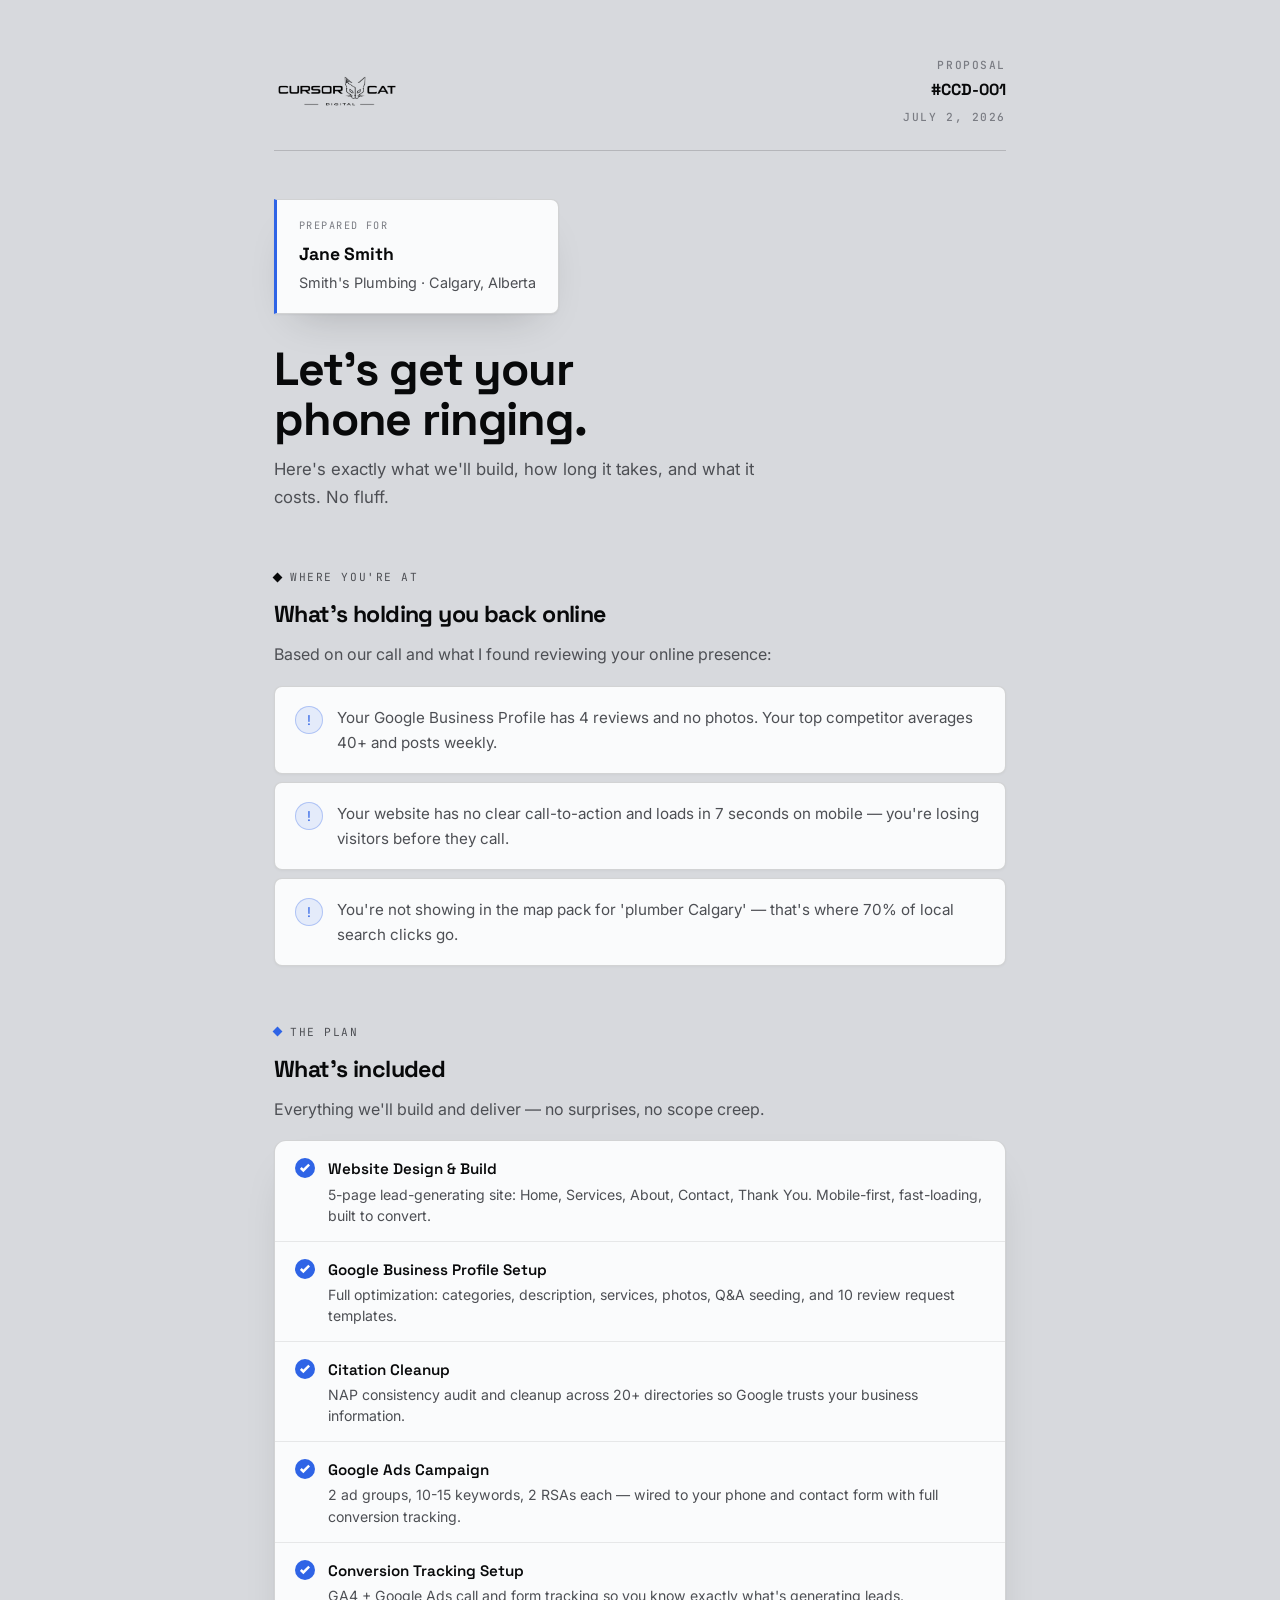
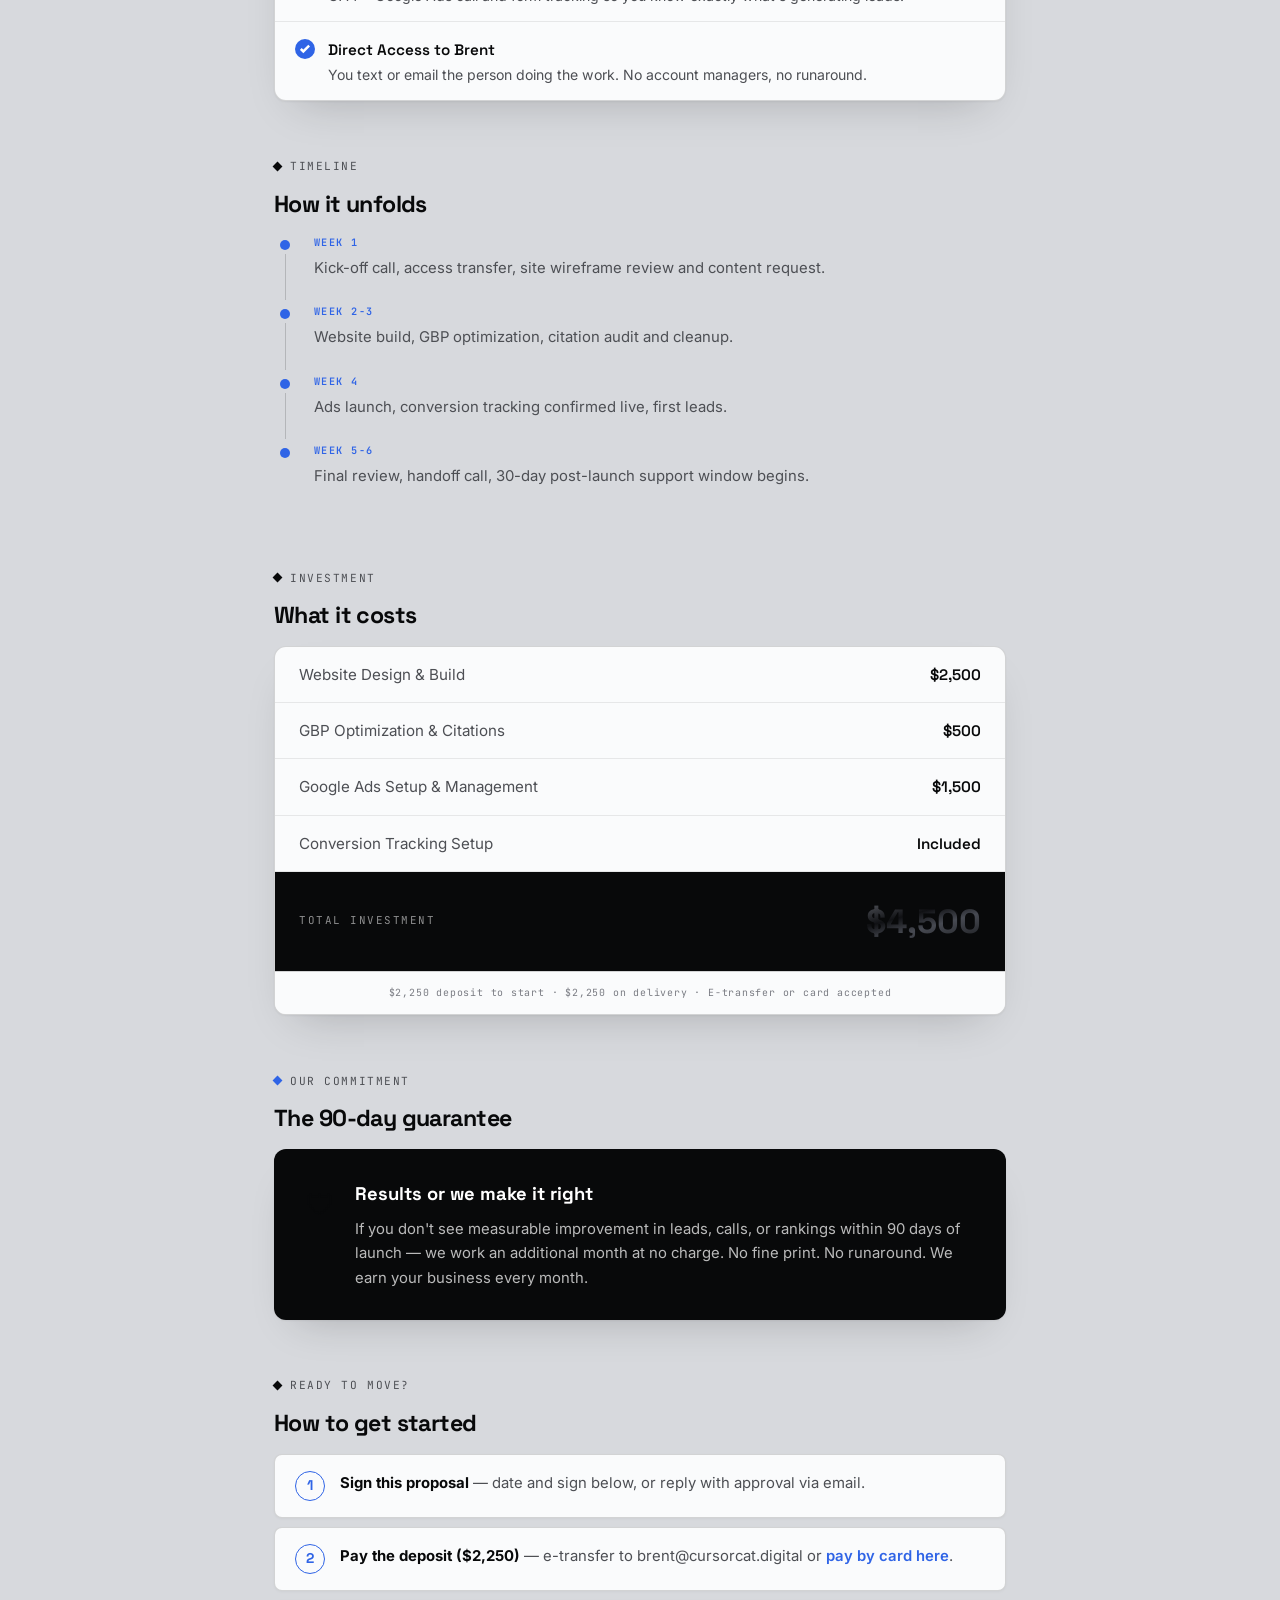
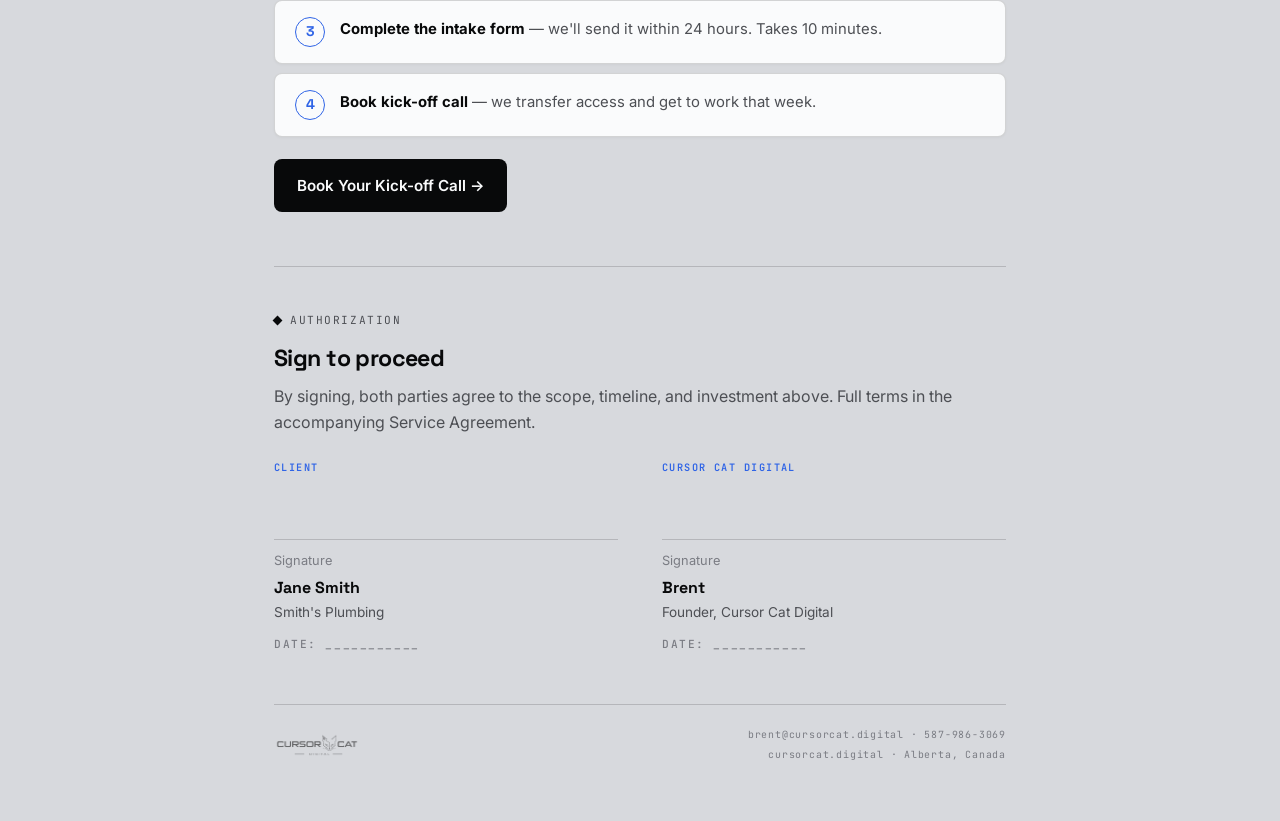
<file: proposal-template.html>
<!DOCTYPE html><html lang="en"><head><meta charset="UTF-8"/><meta name="viewport" content="width=device-width,initial-scale=1.0"/><title>Proposal — Cursor Cat Digital</title><link rel="preconnect" href="https://fonts.googleapis.com"/><link rel="preconnect" href="https://fonts.gstatic.com" crossorigin/><link rel="stylesheet" href="https://fonts.googleapis.com/css2?family=Space+Grotesk:wght@500;600;700&family=Inter:wght@400;500;600&family=JetBrains+Mono:wght@500;600&display=swap"/><style>
*{box-sizing:border-box;margin:0;padding:0}
:root{
  --bg:#d7d9dd;--surface:#fafbfc;--surface-2:#cbced3;
  --ink:#08090a;--ink-2:#16171a;
  --muted:#4d4f54;--muted-2:#7a7c83;
  --line:rgba(0,0,0,.16);--line-2:rgba(0,0,0,.08);
  --accent:#2f64e6;--accent-soft:rgba(47,100,230,.10);
  --r:8px;--r-lg:12px;
  --sh:0 1px 2px rgba(0,0,0,.05),0 20px 44px -22px rgba(0,0,0,.22);
  --sh-sm:0 1px 3px rgba(0,0,0,.04);
  --chrome:linear-gradient(165deg,#6a6d75 0%,#101114 38%,#474a52 58%,#0d0e10 100%);
  --font-d:"Space Grotesk",system-ui,sans-serif;
  --font-b:"Inter",system-ui,sans-serif;
  --font-m:"JetBrains Mono",ui-monospace,monospace;
}
html{font-size:16px}
body{font-family:var(--font-b);background:var(--bg);color:var(--ink);line-height:1.65;
  -webkit-font-smoothing:antialiased;max-width:820px;margin:0 auto;padding:56px 44px}
h1,h2,h3{font-family:var(--font-d);font-weight:700;line-height:1.08;letter-spacing:-.025em}
p{color:var(--muted)}
a{color:inherit;text-decoration:none}
strong{color:var(--ink)}
.mono{font-family:var(--font-m);font-size:.7rem;font-weight:500;letter-spacing:.14em;
  text-transform:uppercase;color:var(--muted-2)}
.eyebrow{display:inline-flex;align-items:center;gap:9px;margin-bottom:16px;font-family:var(--font-m);
  font-size:.7rem;letter-spacing:.14em;text-transform:uppercase;color:var(--muted)}
.eyebrow::before{content:"";width:7px;height:7px;background:var(--ink);transform:rotate(45deg);flex-shrink:0}
.eyebrow.accent::before{background:var(--accent)}

/* HEADER */
.header{display:flex;justify-content:space-between;align-items:center;margin-bottom:48px;
  padding-bottom:24px;border-bottom:1px solid var(--line)}
.logo-img{height:38px;width:auto}
.doc-meta{text-align:right}
.doc-meta .doc-id{font-family:var(--font-d);font-size:1rem;font-weight:700;margin-top:3px}

/* SECTIONS */
.section{margin-bottom:50px}
.section-h{font-size:1.45rem;margin-bottom:14px}
.lead{font-size:1.05rem;color:var(--muted)}

/* CARD GENERIC */
.card{background:var(--surface);border:1px solid var(--line);border-radius:var(--r-lg);
  padding:22px 24px;box-shadow:var(--sh)}

/* CHECK / DELIVERABLE LIST */
.check-list{border:1px solid var(--line);border-radius:var(--r-lg);overflow:hidden;
  background:var(--surface);box-shadow:var(--sh)}
.ci{display:flex;align-items:flex-start;gap:13px;padding:15px 20px;border-bottom:1px solid var(--line-2)}
.ci:last-child{border-bottom:none}
.ci-dot{width:20px;height:20px;border-radius:50%;background:var(--accent);display:grid;
  place-items:center;flex-shrink:0;margin-top:2px}
.ci-dot svg{width:10px;height:10px;stroke:#fff;stroke-width:3;fill:none}
.ci-title{font-size:.95rem;font-weight:600;color:var(--ink);font-family:var(--font-d)}
.ci-desc{font-size:.88rem;color:var(--muted);margin-top:2px;line-height:1.5}

/* DARK PANEL */
.dark-panel{background:var(--ink);border-radius:var(--r-lg);padding:30px 32px;box-shadow:var(--sh)}
.dark-panel h3{color:#fff}
.dark-panel p{color:rgba(255,255,255,.74)}

/* SIGNATURE */
.sig-section{margin-top:54px;padding-top:38px;border-top:1px solid var(--line)}
.sig-grid{display:grid;grid-template-columns:1fr 1fr;gap:44px;margin-top:24px}
.sig-party{font-family:var(--font-m);font-size:.64rem;letter-spacing:.14em;text-transform:uppercase;
  color:var(--accent);font-weight:600;margin-bottom:12px}
.sig-line{border-bottom:1px solid var(--line);height:52px;margin-bottom:10px}
.sig-field{font-size:.8rem;color:var(--muted-2);margin-bottom:3px}
.sig-name{font-family:var(--font-d);font-size:1rem;font-weight:700}
.sig-sub{font-size:.85rem;color:var(--muted)}

/* BUTTONS */
.btn-primary{display:inline-flex;align-items:center;gap:9px;font-family:var(--font-b);font-weight:600;
  font-size:.95rem;padding:13px 22px;border-radius:var(--r);background:var(--ink);color:var(--surface);
  border:1px solid transparent}

/* FOOTER */
.doc-footer{margin-top:50px;padding-top:20px;border-top:1px solid var(--line);display:flex;
  justify-content:space-between;align-items:center}
.footer-logo{height:26px;width:auto;opacity:.55}
.footer-contact{font-family:var(--font-m);font-size:.62rem;letter-spacing:.08em;color:var(--muted-2);
  text-align:right;line-height:2}

@media print{
  body{background:#fff;padding:30px}
  .dark-panel,.invest-total,.guar,.cover{-webkit-print-color-adjust:exact;print-color-adjust:exact}
  .no-print{display:none!important}
  .section{break-inside:avoid}
}
@media(max-width:640px){
  body{padding:34px 20px}
  .sig-grid,.parties,.two-col{grid-template-columns:1fr!important}
}

.to-block{background:var(--surface);border:1px solid var(--line);border-left:3px solid var(--accent);
  border-radius:0 var(--r) var(--r) 0;padding:18px 22px;margin-bottom:30px;display:inline-block;box-shadow:var(--sh)}
.to-label{font-family:var(--font-m);font-size:.64rem;letter-spacing:.14em;text-transform:uppercase;color:var(--muted-2);margin-bottom:5px}
.to-name{font-family:var(--font-d);font-weight:700;font-size:1.1rem}
.to-biz{font-size:.9rem;color:var(--muted);margin-top:2px}
.gap-item{display:flex;align-items:flex-start;gap:14px;background:var(--surface);border:1px solid var(--line);
  border-radius:var(--r);padding:18px 20px;margin-bottom:8px;box-shadow:var(--sh-sm)}
.gap-item:last-child{margin-bottom:0}
.gap-icon{width:28px;height:28px;border-radius:50%;background:var(--accent-soft);border:1px solid rgba(47,100,230,.3);
  display:grid;place-items:center;font-size:.85rem;flex-shrink:0;margin-top:1px;color:var(--accent)}
.gap-text{font-size:.95rem;color:var(--muted)}
.tl{display:flex;flex-direction:column}
.tl-item{display:flex;gap:18px}
.tl-l{display:flex;flex-direction:column;align-items:center;width:22px;flex-shrink:0}
.tl-dot{width:10px;height:10px;border-radius:50%;background:var(--accent);flex-shrink:0;margin-top:5px}
.tl-line{width:1px;background:var(--line);flex:1;min-height:20px;margin:4px 0}
.tl-item:last-child .tl-line{display:none}
.tl-body{padding-bottom:24px}
.tl-week{font-family:var(--font-m);font-size:.64rem;letter-spacing:.14em;text-transform:uppercase;color:var(--accent);font-weight:600;margin-bottom:4px}
.tl-desc{font-size:.93rem;color:var(--muted)}
.invest{background:var(--surface);border:1px solid var(--line);border-radius:var(--r-lg);overflow:hidden;box-shadow:var(--sh)}
.ir{display:flex;justify-content:space-between;align-items:center;padding:15px 24px;border-bottom:1px solid var(--line-2);font-size:.95rem}
.ir:last-child{border-bottom:none}
.ir-label{color:var(--muted)}
.ir-val{font-weight:600;font-family:var(--font-d)}
.invest-total{display:flex;justify-content:space-between;align-items:center;padding:22px 24px;background:var(--ink)}
.it-label{font-family:var(--font-m);font-size:.68rem;letter-spacing:.14em;text-transform:uppercase;color:rgba(255,255,255,.55)}
.it-val{font-family:var(--font-d);font-size:2.1rem;font-weight:700;background:var(--chrome);
  -webkit-background-clip:text;background-clip:text;-webkit-text-fill-color:transparent}
.invest-note{font-family:var(--font-m);font-size:.62rem;letter-spacing:.08em;text-align:center;color:var(--muted-2);
  padding:13px 24px;border-top:1px solid var(--line);background:var(--surface)}
.guar{background:var(--ink);border-radius:var(--r-lg);padding:30px 32px;display:flex;gap:20px;align-items:flex-start;box-shadow:var(--sh)}
.g-ico{font-size:1.8rem;flex-shrink:0;margin-top:2px}
.g-title{font-family:var(--font-d);font-size:1.15rem;font-weight:700;color:#fff;margin-bottom:7px}
.g-text{font-size:.93rem;color:rgba(255,255,255,.72);line-height:1.65}
.step-item{display:flex;align-items:flex-start;gap:15px;background:var(--surface);border:1px solid var(--line);
  border-radius:var(--r);padding:16px 20px;margin-bottom:9px;box-shadow:var(--sh-sm)}
.step-item:last-child{margin-bottom:0}
.step-n{width:30px;height:30px;border-radius:50%;border:1.5px solid var(--accent);font-family:var(--font-d);
  font-size:.88rem;font-weight:700;color:var(--accent);display:grid;place-items:center;flex-shrink:0}
.step-text{font-size:.93rem;color:var(--muted)}
</style></head><body>

<script>
const CLIENT = {
  name:        "Jane Smith",
  business:    "Smith's Plumbing",
  city:        "Calgary",
  email:       "jane@smithsplumbing.ca",
  phone:       "403-555-1234",
  proposalNum: "CCD-001",
  date:        "July 2, 2026",
  gaps: [
    "Your Google Business Profile has 4 reviews and no photos. Your top competitor averages 40+ and posts weekly.",
    "Your website has no clear call-to-action and loads in 7 seconds on mobile — you're losing visitors before they call.",
    "You're not showing in the map pack for 'plumber Calgary' — that's where 70% of local search clicks go.",
  ],
  deliverables: [
    { title: "Website Design & Build",        desc: "5-page lead-generating site: Home, Services, About, Contact, Thank You. Mobile-first, fast-loading, built to convert." },
    { title: "Google Business Profile Setup",  desc: "Full optimization: categories, description, services, photos, Q&A seeding, and 10 review request templates." },
    { title: "Citation Cleanup",               desc: "NAP consistency audit and cleanup across 20+ directories so Google trusts your business information." },
    { title: "Google Ads Campaign",            desc: "2 ad groups, 10-15 keywords, 2 RSAs each — wired to your phone and contact form with full conversion tracking." },
    { title: "Conversion Tracking Setup",      desc: "GA4 + Google Ads call and form tracking so you know exactly what's generating leads." },
    { title: "Direct Access to Brent",         desc: "You text or email the person doing the work. No account managers, no runaround." },
  ],
  timeline: [
    { week: "Week 1",   desc: "Kick-off call, access transfer, site wireframe review and content request." },
    { week: "Week 2-3", desc: "Website build, GBP optimization, citation audit and cleanup." },
    { week: "Week 4",   desc: "Ads launch, conversion tracking confirmed live, first leads." },
    { week: "Week 5-6", desc: "Final review, handoff call, 30-day post-launch support window begins." },
  ],
  lineItems: [
    { label: "Website Design & Build",        value: "$2,500" },
    { label: "GBP Optimization & Citations",  value: "$500"   },
    { label: "Google Ads Setup & Management", value: "$1,500" },
    { label: "Conversion Tracking Setup",     value: "Included" },
  ],
  total:       "$4,500",
  deposit:     "$2,250",
  balance:     "$2,250",
  calendlyLink:"https://calendly.com/cursorcatdigital",
  stripeLink:  "#",
};
</script>

<div class="header"><img class="logo-img" src="[data-uri]" alt="Cursor Cat Digital"/><div class="doc-meta"><div class="mono">Proposal</div><div class="doc-id" id="doc-num"></div><div class="mono" style="margin-top:4px" id="doc-date"></div></div></div>
<div class="to-block">
  <div class="to-label">Prepared for</div>
  <div class="to-name" id="to-name"></div>
  <div class="to-biz" id="to-biz"></div>
</div>
<h1 style="font-size:clamp(2rem,4vw,2.9rem);margin-bottom:12px">Let's get your<br>phone ringing.</h1>
<p style="font-size:1.05rem;margin-bottom:50px;max-width:520px">Here's exactly what we'll build, how long it takes, and what it costs. No fluff.</p>

<div class="section"><div class="eyebrow">Where you're at</div><h2 class="section-h">What's holding you back online</h2>
  <p style="margin-bottom:18px">Based on our call and what I found reviewing your online presence:</p>
  <div id="gaps-list"></div></div>

<div class="section"><div class="eyebrow accent">The plan</div><h2 class="section-h">What's included</h2>
  <p style="margin-bottom:18px">Everything we'll build and deliver — no surprises, no scope creep.</p>
  <div class="check-list" id="deliverables-list"></div></div>

<div class="section"><div class="eyebrow">Timeline</div><h2 class="section-h">How it unfolds</h2>
  <div class="tl" id="timeline-list" style="margin-top:18px"></div></div>

<div class="section"><div class="eyebrow">Investment</div><h2 class="section-h">What it costs</h2>
  <div class="invest" id="invest-box" style="margin-top:18px"></div></div>

<div class="section"><div class="eyebrow accent">Our commitment</div><h2 class="section-h">The 90-day guarantee</h2>
  <div class="guar" style="margin-top:18px"><div class="g-ico">&#128737;</div>
  <div><div class="g-title">Results or we make it right</div>
  <div class="g-text">If you don't see measurable improvement in leads, calls, or rankings within 90 days of launch — we work an additional month at no charge. No fine print. No runaround. We earn your business every month.</div></div></div></div>

<div class="section"><div class="eyebrow">Ready to move?</div><h2 class="section-h">How to get started</h2>
  <div style="margin-top:18px">
    <div class="step-item"><div class="step-n">1</div><div class="step-text"><strong>Sign this proposal</strong> — date and sign below, or reply with approval via email.</div></div>
    <div class="step-item"><div class="step-n">2</div><div class="step-text" id="step-deposit"></div></div>
    <div class="step-item"><div class="step-n">3</div><div class="step-text"><strong>Complete the intake form</strong> — we'll send it within 24 hours. Takes 10 minutes.</div></div>
    <div class="step-item"><div class="step-n">4</div><div class="step-text"><strong>Book kick-off call</strong> — we transfer access and get to work that week.</div></div>
  </div>
  <div class="no-print" style="margin-top:22px"><a class="btn-primary" id="btn-book" href="#">Book Your Kick-off Call &rarr;</a></div></div>

<div class="sig-section"><div class="eyebrow">Authorization</div><h2 style="font-size:1.45rem;margin-bottom:12px">Sign to proceed</h2>
  <p>By signing, both parties agree to the scope, timeline, and investment above. Full terms in the accompanying Service Agreement.</p>
  <div class="sig-grid">
    <div><div class="sig-party">Client</div><div class="sig-line"></div><div class="sig-field">Signature</div>
      <div class="sig-name" id="sig-client-name"></div><div class="sig-sub" id="sig-client-biz"></div>
      <div class="mono" style="margin-top:12px">Date: ___________</div></div>
    <div><div class="sig-party">Cursor Cat Digital</div><div class="sig-line"></div><div class="sig-field">Signature</div>
      <div class="sig-name">Brent</div><div class="sig-sub">Founder, Cursor Cat Digital</div>
      <div class="mono" style="margin-top:12px">Date: ___________</div></div>
  </div></div>

<div class="doc-footer"><img class="footer-logo" src="[data-uri]" alt="Cursor Cat Digital"/><div class="footer-contact">brent@cursorcat.digital &middot; 587-986-3069<br>cursorcat.digital &middot; Alberta, Canada</div></div>

<script>
(function(){
  const C = CLIENT;
  document.getElementById('doc-num').textContent  = '#' + C.proposalNum;
  document.getElementById('doc-date').textContent = C.date;
  document.title = 'Proposal ' + C.proposalNum + ' \u2014 ' + C.business;
  document.getElementById('to-name').textContent = C.name;
  document.getElementById('to-biz').textContent  = C.business + ' \u00b7 ' + C.city + ', Alberta';
  document.getElementById('sig-client-name').textContent = C.name;
  document.getElementById('sig-client-biz').textContent  = C.business;
  const gapsList = document.getElementById('gaps-list');
  C.gaps.forEach(g => { gapsList.innerHTML += `<div class="gap-item"><div class="gap-icon">!</div><div class="gap-text">${g}</div></div>`; });
  const dlList = document.getElementById('deliverables-list');
  C.deliverables.forEach(d => { dlList.innerHTML += `<div class="ci"><div class="ci-dot"><svg viewBox="0 0 12 10"><polyline points="1,5 4,8 11,1"/></svg></div><div><div class="ci-title">${d.title}</div><div class="ci-desc">${d.desc}</div></div></div>`; });
  const tlList = document.getElementById('timeline-list');
  C.timeline.forEach((t,i) => { tlList.innerHTML += `<div class="tl-item"><div class="tl-l"><div class="tl-dot"></div>${i<C.timeline.length-1?'<div class="tl-line"></div>':''}</div><div class="tl-body"><div class="tl-week">${t.week}</div><div class="tl-desc">${t.desc}</div></div></div>`; });
  const investBox = document.getElementById('invest-box');
  let rows = C.lineItems.map(li => `<div class="ir"><div class="ir-label">${li.label}</div><div class="ir-val">${li.value}</div></div>`).join('');
  rows += `<div class="invest-total"><div class="it-label">Total Investment</div><div class="it-val">${C.total}</div></div><div class="invest-note">${C.deposit} deposit to start \u00b7 ${C.balance} on delivery \u00b7 E-transfer or card accepted</div>`;
  investBox.innerHTML = rows;
  document.getElementById('step-deposit').innerHTML = `<strong>Pay the deposit (${C.deposit})</strong> \u2014 e-transfer to brent@cursorcat.digital or <a href="${C.stripeLink}" style="color:var(--accent);font-weight:600">pay by card here</a>.`;
  document.getElementById('btn-book').href = C.calendlyLink;
})();
</script>
</body></html>
</file>
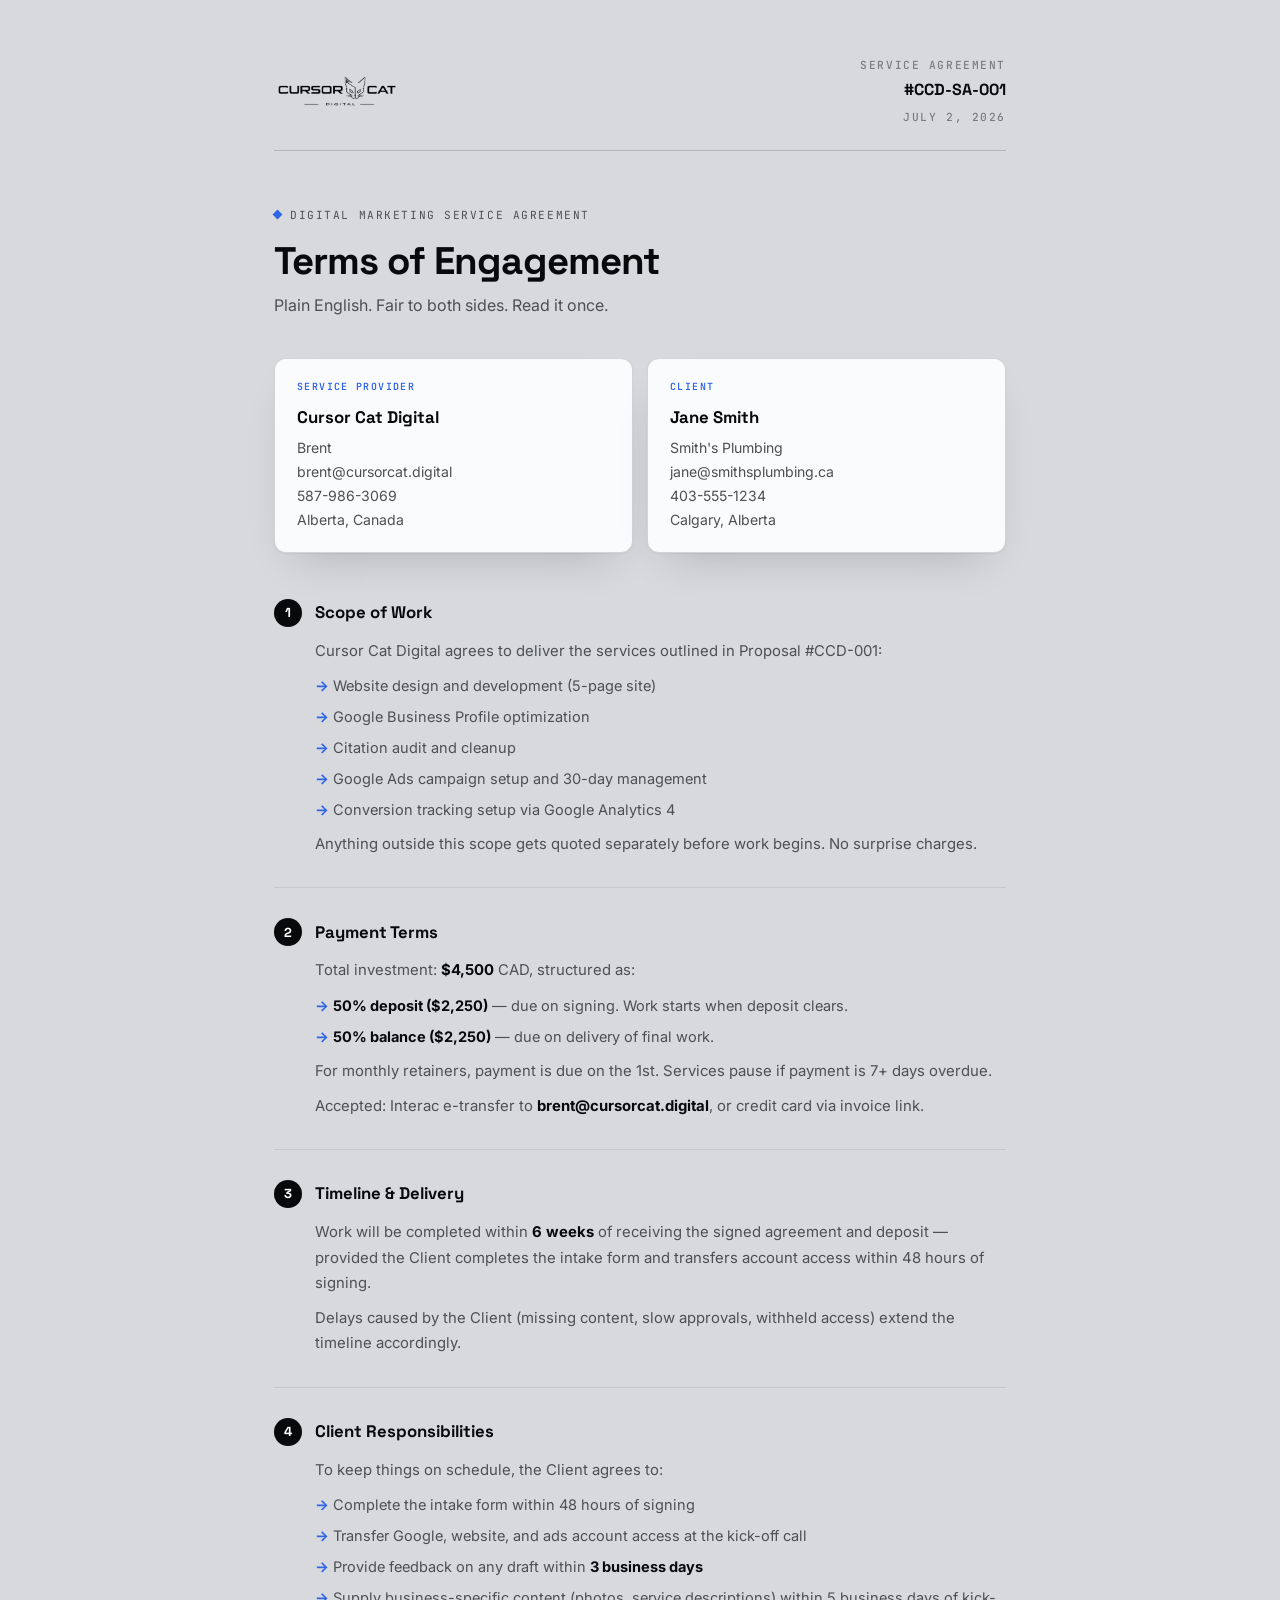
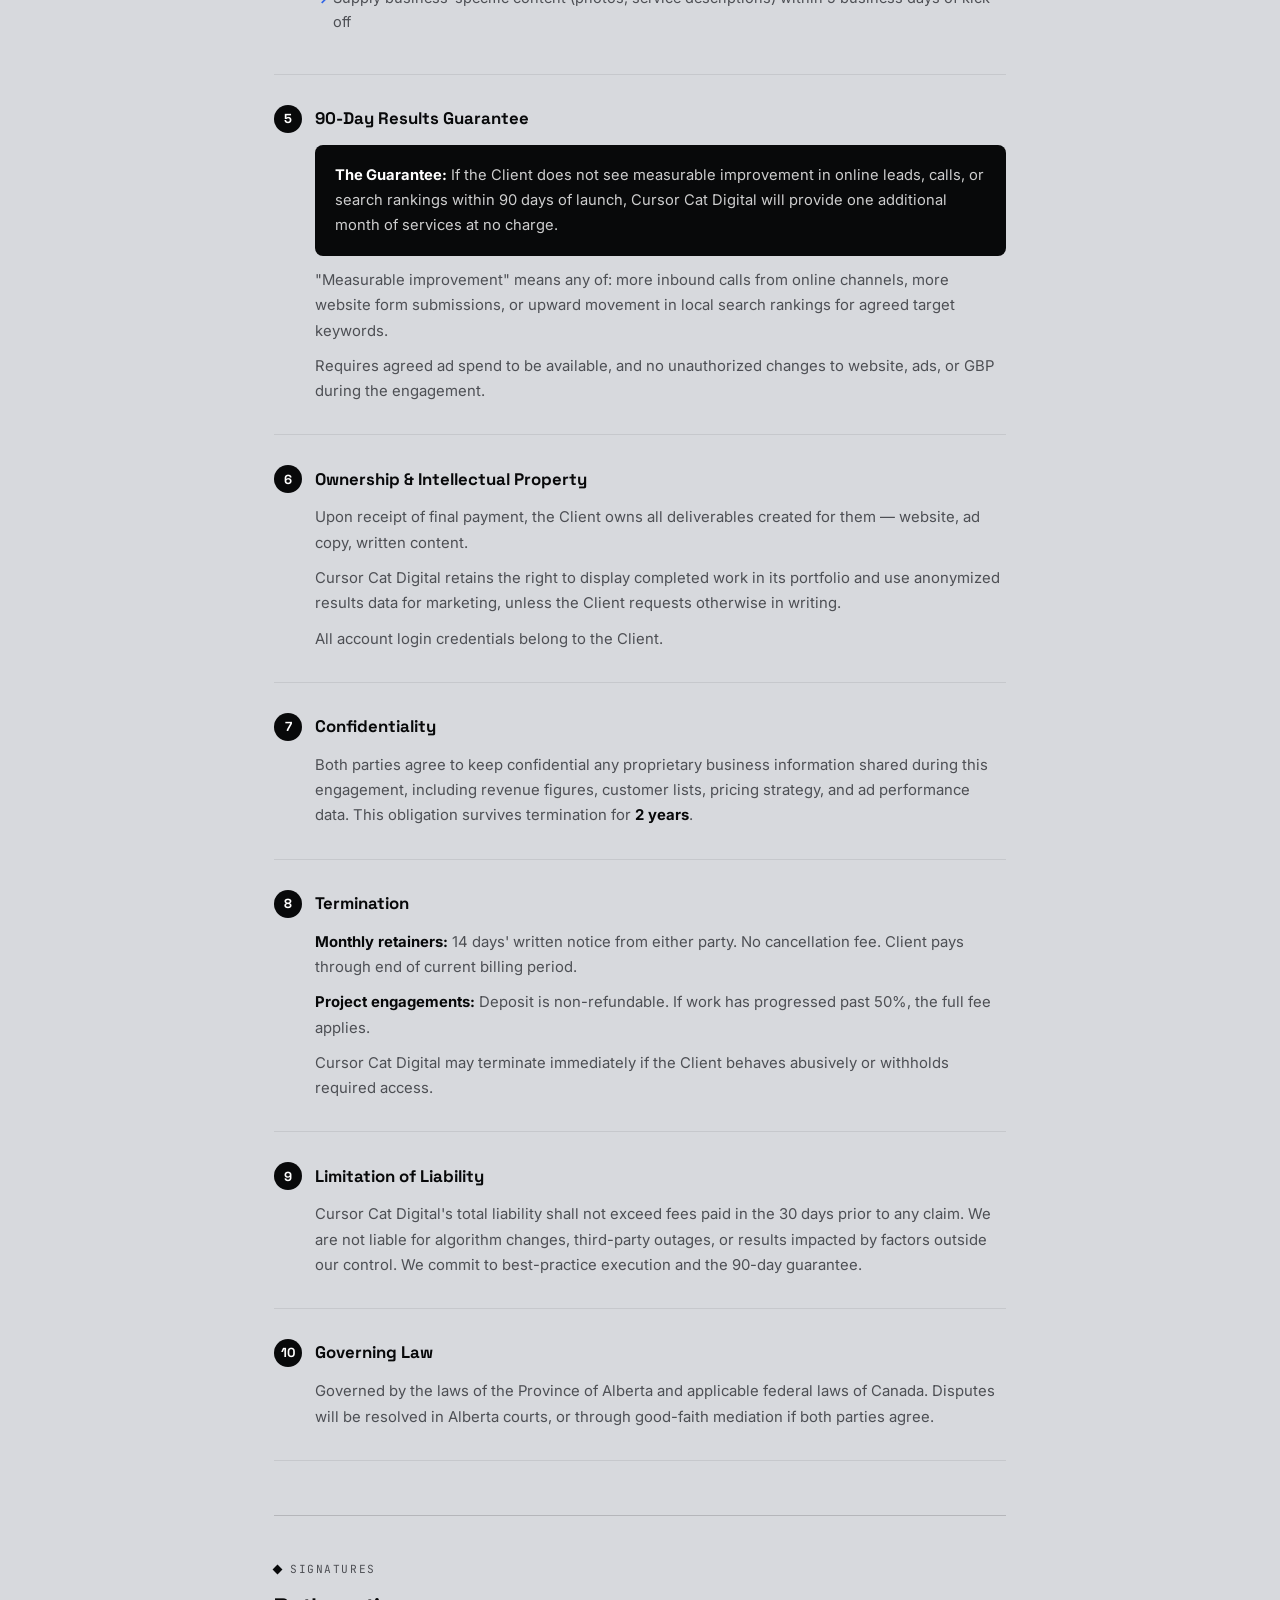
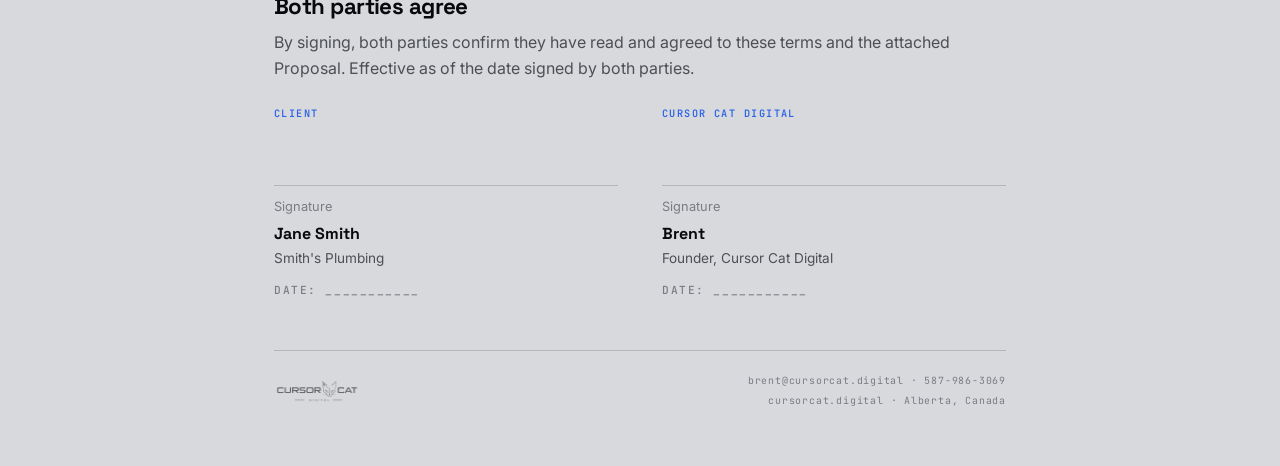
<file: service-agreement.html>
<!DOCTYPE html><html lang="en"><head><meta charset="UTF-8"/><meta name="viewport" content="width=device-width,initial-scale=1.0"/><title>Service Agreement — Cursor Cat Digital</title><link rel="preconnect" href="https://fonts.googleapis.com"/><link rel="preconnect" href="https://fonts.gstatic.com" crossorigin/><link rel="stylesheet" href="https://fonts.googleapis.com/css2?family=Space+Grotesk:wght@500;600;700&family=Inter:wght@400;500;600&family=JetBrains+Mono:wght@500;600&display=swap"/><style>
*{box-sizing:border-box;margin:0;padding:0}
:root{
  --bg:#d7d9dd;--surface:#fafbfc;--surface-2:#cbced3;
  --ink:#08090a;--ink-2:#16171a;
  --muted:#4d4f54;--muted-2:#7a7c83;
  --line:rgba(0,0,0,.16);--line-2:rgba(0,0,0,.08);
  --accent:#2f64e6;--accent-soft:rgba(47,100,230,.10);
  --r:8px;--r-lg:12px;
  --sh:0 1px 2px rgba(0,0,0,.05),0 20px 44px -22px rgba(0,0,0,.22);
  --sh-sm:0 1px 3px rgba(0,0,0,.04);
  --chrome:linear-gradient(165deg,#6a6d75 0%,#101114 38%,#474a52 58%,#0d0e10 100%);
  --font-d:"Space Grotesk",system-ui,sans-serif;
  --font-b:"Inter",system-ui,sans-serif;
  --font-m:"JetBrains Mono",ui-monospace,monospace;
}
html{font-size:16px}
body{font-family:var(--font-b);background:var(--bg);color:var(--ink);line-height:1.65;
  -webkit-font-smoothing:antialiased;max-width:820px;margin:0 auto;padding:56px 44px}
h1,h2,h3{font-family:var(--font-d);font-weight:700;line-height:1.08;letter-spacing:-.025em}
p{color:var(--muted)}
a{color:inherit;text-decoration:none}
strong{color:var(--ink)}
.mono{font-family:var(--font-m);font-size:.7rem;font-weight:500;letter-spacing:.14em;
  text-transform:uppercase;color:var(--muted-2)}
.eyebrow{display:inline-flex;align-items:center;gap:9px;margin-bottom:16px;font-family:var(--font-m);
  font-size:.7rem;letter-spacing:.14em;text-transform:uppercase;color:var(--muted)}
.eyebrow::before{content:"";width:7px;height:7px;background:var(--ink);transform:rotate(45deg);flex-shrink:0}
.eyebrow.accent::before{background:var(--accent)}

/* HEADER */
.header{display:flex;justify-content:space-between;align-items:center;margin-bottom:48px;
  padding-bottom:24px;border-bottom:1px solid var(--line)}
.logo-img{height:38px;width:auto}
.doc-meta{text-align:right}
.doc-meta .doc-id{font-family:var(--font-d);font-size:1rem;font-weight:700;margin-top:3px}

/* SECTIONS */
.section{margin-bottom:50px}
.section-h{font-size:1.45rem;margin-bottom:14px}
.lead{font-size:1.05rem;color:var(--muted)}

/* CARD GENERIC */
.card{background:var(--surface);border:1px solid var(--line);border-radius:var(--r-lg);
  padding:22px 24px;box-shadow:var(--sh)}

/* CHECK / DELIVERABLE LIST */
.check-list{border:1px solid var(--line);border-radius:var(--r-lg);overflow:hidden;
  background:var(--surface);box-shadow:var(--sh)}
.ci{display:flex;align-items:flex-start;gap:13px;padding:15px 20px;border-bottom:1px solid var(--line-2)}
.ci:last-child{border-bottom:none}
.ci-dot{width:20px;height:20px;border-radius:50%;background:var(--accent);display:grid;
  place-items:center;flex-shrink:0;margin-top:2px}
.ci-dot svg{width:10px;height:10px;stroke:#fff;stroke-width:3;fill:none}
.ci-title{font-size:.95rem;font-weight:600;color:var(--ink);font-family:var(--font-d)}
.ci-desc{font-size:.88rem;color:var(--muted);margin-top:2px;line-height:1.5}

/* DARK PANEL */
.dark-panel{background:var(--ink);border-radius:var(--r-lg);padding:30px 32px;box-shadow:var(--sh)}
.dark-panel h3{color:#fff}
.dark-panel p{color:rgba(255,255,255,.74)}

/* SIGNATURE */
.sig-section{margin-top:54px;padding-top:38px;border-top:1px solid var(--line)}
.sig-grid{display:grid;grid-template-columns:1fr 1fr;gap:44px;margin-top:24px}
.sig-party{font-family:var(--font-m);font-size:.64rem;letter-spacing:.14em;text-transform:uppercase;
  color:var(--accent);font-weight:600;margin-bottom:12px}
.sig-line{border-bottom:1px solid var(--line);height:52px;margin-bottom:10px}
.sig-field{font-size:.8rem;color:var(--muted-2);margin-bottom:3px}
.sig-name{font-family:var(--font-d);font-size:1rem;font-weight:700}
.sig-sub{font-size:.85rem;color:var(--muted)}

/* BUTTONS */
.btn-primary{display:inline-flex;align-items:center;gap:9px;font-family:var(--font-b);font-weight:600;
  font-size:.95rem;padding:13px 22px;border-radius:var(--r);background:var(--ink);color:var(--surface);
  border:1px solid transparent}

/* FOOTER */
.doc-footer{margin-top:50px;padding-top:20px;border-top:1px solid var(--line);display:flex;
  justify-content:space-between;align-items:center}
.footer-logo{height:26px;width:auto;opacity:.55}
.footer-contact{font-family:var(--font-m);font-size:.62rem;letter-spacing:.08em;color:var(--muted-2);
  text-align:right;line-height:2}

@media print{
  body{background:#fff;padding:30px}
  .dark-panel,.invest-total,.guar,.cover{-webkit-print-color-adjust:exact;print-color-adjust:exact}
  .no-print{display:none!important}
  .section{break-inside:avoid}
}
@media(max-width:640px){
  body{padding:34px 20px}
  .sig-grid,.parties,.two-col{grid-template-columns:1fr!important}
}

.parties{display:grid;grid-template-columns:1fr 1fr;gap:14px;margin-bottom:46px}
.party{background:var(--surface);border:1px solid var(--line);border-radius:var(--r-lg);padding:20px 22px;box-shadow:var(--sh)}
.party-label{font-family:var(--font-m);font-size:.62rem;letter-spacing:.14em;text-transform:uppercase;color:var(--accent);font-weight:600;margin-bottom:9px}
.party-name{font-family:var(--font-d);font-size:1.05rem;font-weight:700;margin-bottom:4px}
.party-detail{font-size:.88rem;color:var(--muted);line-height:1.7}
.clause{margin-bottom:30px;padding-bottom:30px;border-bottom:1px solid var(--line-2)}
.clause:last-of-type{border-bottom:none}
.clause-head{display:flex;align-items:center;gap:13px;margin-bottom:12px}
.clause-num{width:28px;height:28px;border-radius:50%;background:var(--ink);color:#fff;font-family:var(--font-d);font-size:.82rem;font-weight:700;display:grid;place-items:center;flex-shrink:0}
.clause-title{font-family:var(--font-d);font-size:1.05rem;font-weight:700}
.clause-body{padding-left:41px}
.clause-body p{font-size:.93rem;margin-bottom:10px;line-height:1.7}
.clause-body p:last-child{margin-bottom:0}
ul.sub{list-style:none;display:flex;flex-direction:column;gap:7px;margin:10px 0}
ul.sub li{position:relative;padding-left:18px;font-size:.91rem;color:var(--muted)}
ul.sub li::before{content:"\2192";position:absolute;left:0;color:var(--accent);font-weight:700}
.highlight{background:var(--ink);border-radius:var(--r);padding:18px 20px;margin:12px 0}
.highlight p{color:rgba(255,255,255,.8);font-size:.92rem;margin-bottom:0}
.highlight strong{color:#fff}
</style></head><body>

<script>
const CLIENT = {
  name:         "Jane Smith",
  business:     "Smith's Plumbing",
  city:         "Calgary",
  email:        "jane@smithsplumbing.ca",
  phone:        "403-555-1234",
  agreementNum: "CCD-SA-001",
  date:         "July 2, 2026",
  proposalRef:  "CCD-001",
  scope: [
    "Website design and development (5-page site)",
    "Google Business Profile optimization",
    "Citation audit and cleanup",
    "Google Ads campaign setup and 30-day management",
    "Conversion tracking setup via Google Analytics 4",
  ],
  total:        "$4,500",
  deposit:      "$2,250",
  balance:      "$2,250",
  weeks:        "6",
};
</script>

<div class="header"><img class="logo-img" src="[data-uri]" alt="Cursor Cat Digital"/><div class="doc-meta"><div class="mono">Service Agreement</div><div class="doc-id" id="doc-num"></div><div class="mono" style="margin-top:4px" id="doc-date"></div></div></div>
<div class="eyebrow accent">Digital Marketing Service Agreement</div>
<h1 style="font-size:clamp(1.8rem,3.2vw,2.4rem);margin-bottom:10px">Terms of Engagement</h1>
<p style="font-size:1rem;margin-bottom:40px">Plain English. Fair to both sides. Read it once.</p>

<div class="parties">
  <div class="party"><div class="party-label">Service Provider</div><div class="party-name">Cursor Cat Digital</div>
    <div class="party-detail">Brent<br>brent@cursorcat.digital<br>587-986-3069<br>Alberta, Canada</div></div>
  <div class="party"><div class="party-label">Client</div><div class="party-name" id="party-name"></div>
    <div class="party-detail" id="party-detail"></div></div>
</div>

<div class="clause"><div class="clause-head"><div class="clause-num">1</div><div class="clause-title">Scope of Work</div></div>
  <div class="clause-body"><p>Cursor Cat Digital agrees to deliver the services outlined in Proposal <span id="cl-proposal-ref"></span>:</p>
  <ul class="sub" id="scope-list"></ul>
  <p>Anything outside this scope gets quoted separately before work begins. No surprise charges.</p></div></div>

<div class="clause"><div class="clause-head"><div class="clause-num">2</div><div class="clause-title">Payment Terms</div></div>
  <div class="clause-body"><p>Total investment: <strong id="cl-total"></strong> CAD, structured as:</p>
  <ul class="sub" id="payment-list"></ul>
  <p>For monthly retainers, payment is due on the 1st. Services pause if payment is 7+ days overdue.</p>
  <p>Accepted: Interac e-transfer to <strong>brent@cursorcat.digital</strong>, or credit card via invoice link.</p></div></div>

<div class="clause"><div class="clause-head"><div class="clause-num">3</div><div class="clause-title">Timeline &amp; Delivery</div></div>
  <div class="clause-body"><p>Work will be completed within <strong id="cl-weeks"></strong> of receiving the signed agreement and deposit — provided the Client completes the intake form and transfers account access within 48 hours of signing.</p>
  <p>Delays caused by the Client (missing content, slow approvals, withheld access) extend the timeline accordingly.</p></div></div>

<div class="clause"><div class="clause-head"><div class="clause-num">4</div><div class="clause-title">Client Responsibilities</div></div>
  <div class="clause-body"><p>To keep things on schedule, the Client agrees to:</p>
  <ul class="sub">
    <li>Complete the intake form within 48 hours of signing</li>
    <li>Transfer Google, website, and ads account access at the kick-off call</li>
    <li>Provide feedback on any draft within <strong>3 business days</strong></li>
    <li>Supply business-specific content (photos, service descriptions) within 5 business days of kick-off</li>
  </ul></div></div>

<div class="clause"><div class="clause-head"><div class="clause-num">5</div><div class="clause-title">90-Day Results Guarantee</div></div>
  <div class="clause-body"><div class="highlight"><p><strong>The Guarantee:</strong> If the Client does not see measurable improvement in online leads, calls, or search rankings within 90 days of launch, Cursor Cat Digital will provide one additional month of services at no charge.</p></div>
  <p>"Measurable improvement" means any of: more inbound calls from online channels, more website form submissions, or upward movement in local search rankings for agreed target keywords.</p>
  <p>Requires agreed ad spend to be available, and no unauthorized changes to website, ads, or GBP during the engagement.</p></div></div>

<div class="clause"><div class="clause-head"><div class="clause-num">6</div><div class="clause-title">Ownership &amp; Intellectual Property</div></div>
  <div class="clause-body"><p>Upon receipt of final payment, the Client owns all deliverables created for them — website, ad copy, written content.</p>
  <p>Cursor Cat Digital retains the right to display completed work in its portfolio and use anonymized results data for marketing, unless the Client requests otherwise in writing.</p>
  <p>All account login credentials belong to the Client.</p></div></div>

<div class="clause"><div class="clause-head"><div class="clause-num">7</div><div class="clause-title">Confidentiality</div></div>
  <div class="clause-body"><p>Both parties agree to keep confidential any proprietary business information shared during this engagement, including revenue figures, customer lists, pricing strategy, and ad performance data. This obligation survives termination for <strong>2 years</strong>.</p></div></div>

<div class="clause"><div class="clause-head"><div class="clause-num">8</div><div class="clause-title">Termination</div></div>
  <div class="clause-body"><p><strong>Monthly retainers:</strong> 14 days' written notice from either party. No cancellation fee. Client pays through end of current billing period.</p>
  <p><strong>Project engagements:</strong> Deposit is non-refundable. If work has progressed past 50%, the full fee applies.</p>
  <p>Cursor Cat Digital may terminate immediately if the Client behaves abusively or withholds required access.</p></div></div>

<div class="clause"><div class="clause-head"><div class="clause-num">9</div><div class="clause-title">Limitation of Liability</div></div>
  <div class="clause-body"><p>Cursor Cat Digital's total liability shall not exceed fees paid in the 30 days prior to any claim. We are not liable for algorithm changes, third-party outages, or results impacted by factors outside our control. We commit to best-practice execution and the 90-day guarantee.</p></div></div>

<div class="clause"><div class="clause-head"><div class="clause-num">10</div><div class="clause-title">Governing Law</div></div>
  <div class="clause-body"><p>Governed by the laws of the Province of Alberta and applicable federal laws of Canada. Disputes will be resolved in Alberta courts, or through good-faith mediation if both parties agree.</p></div></div>

<div class="sig-section"><div class="eyebrow">Signatures</div><h2 style="font-size:1.4rem;margin-bottom:10px">Both parties agree</h2>
  <p>By signing, both parties confirm they have read and agreed to these terms and the attached Proposal. Effective as of the date signed by both parties.</p>
  <div class="sig-grid">
    <div><div class="sig-party">Client</div><div class="sig-line"></div><div class="sig-field">Signature</div>
      <div class="sig-name" id="sig-client-name"></div><div class="sig-sub" id="sig-client-biz"></div>
      <div class="mono" style="margin-top:12px">Date: ___________</div></div>
    <div><div class="sig-party">Cursor Cat Digital</div><div class="sig-line"></div><div class="sig-field">Signature</div>
      <div class="sig-name">Brent</div><div class="sig-sub">Founder, Cursor Cat Digital</div>
      <div class="mono" style="margin-top:12px">Date: ___________</div></div>
  </div></div>

<div class="doc-footer"><img class="footer-logo" src="[data-uri]" alt="Cursor Cat Digital"/><div class="footer-contact">brent@cursorcat.digital &middot; 587-986-3069<br>cursorcat.digital &middot; Alberta, Canada</div></div>

<script>
(function(){
  const C = CLIENT;
  document.getElementById('doc-num').textContent     = '#' + C.agreementNum;
  document.getElementById('doc-date').textContent    = C.date;
  document.getElementById('party-name').textContent  = C.name;
  document.getElementById('party-detail').innerHTML  = `${C.business}<br>${C.email}<br>${C.phone}<br>${C.city}, Alberta`;
  document.getElementById('cl-proposal-ref').textContent = '#' + C.proposalRef;
  document.getElementById('cl-total').textContent    = C.total;
  document.getElementById('cl-weeks').textContent    = C.weeks + ' weeks';
  document.getElementById('sig-client-name').textContent = C.name;
  document.getElementById('sig-client-biz').textContent  = C.business;
  document.title = 'Service Agreement ' + C.agreementNum + ' \u2014 ' + C.business;
  const scopeList = document.getElementById('scope-list');
  C.scope.forEach(s => { scopeList.innerHTML += `<li>${s}</li>`; });
  document.getElementById('payment-list').innerHTML =
    `<li><strong>50% deposit (${C.deposit})</strong> \u2014 due on signing. Work starts when deposit clears.</li>
     <li><strong>50% balance (${C.balance})</strong> \u2014 due on delivery of final work.</li>`;
})();
</script>
</body></html>
</file>
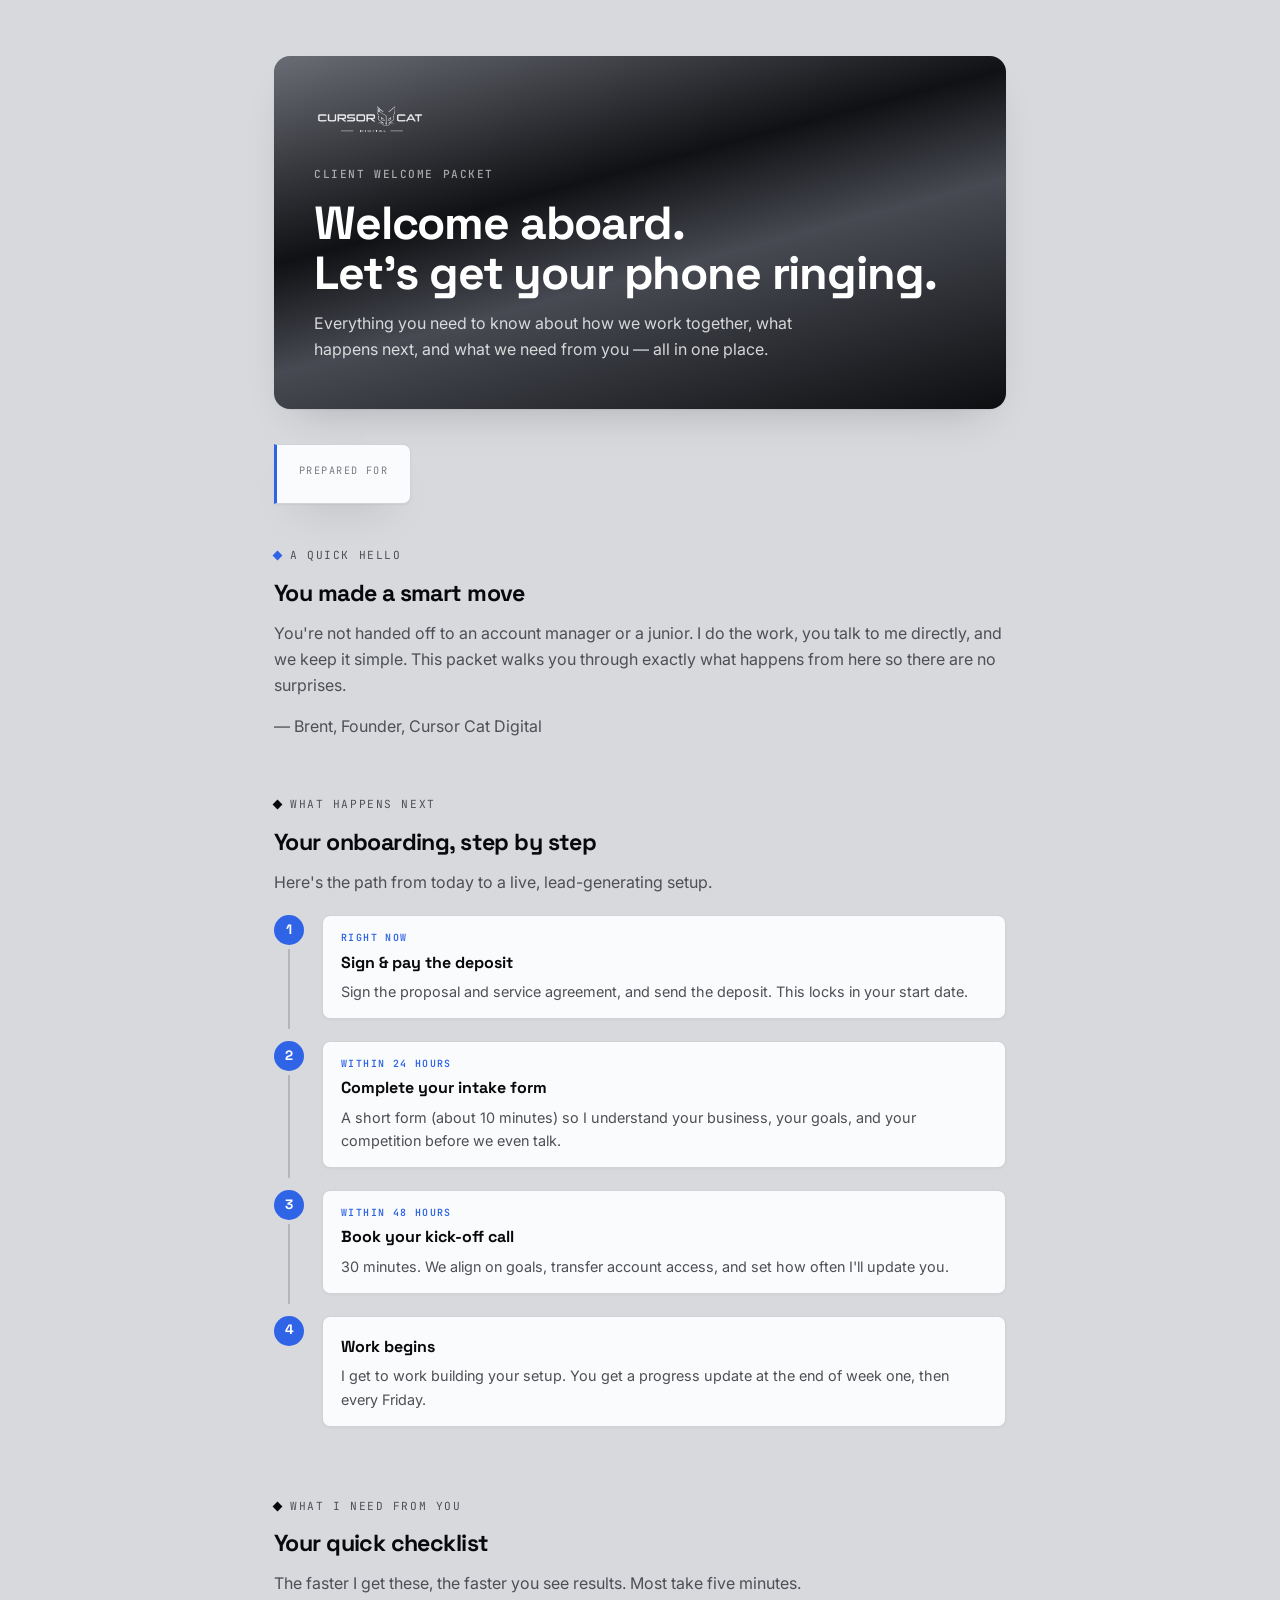
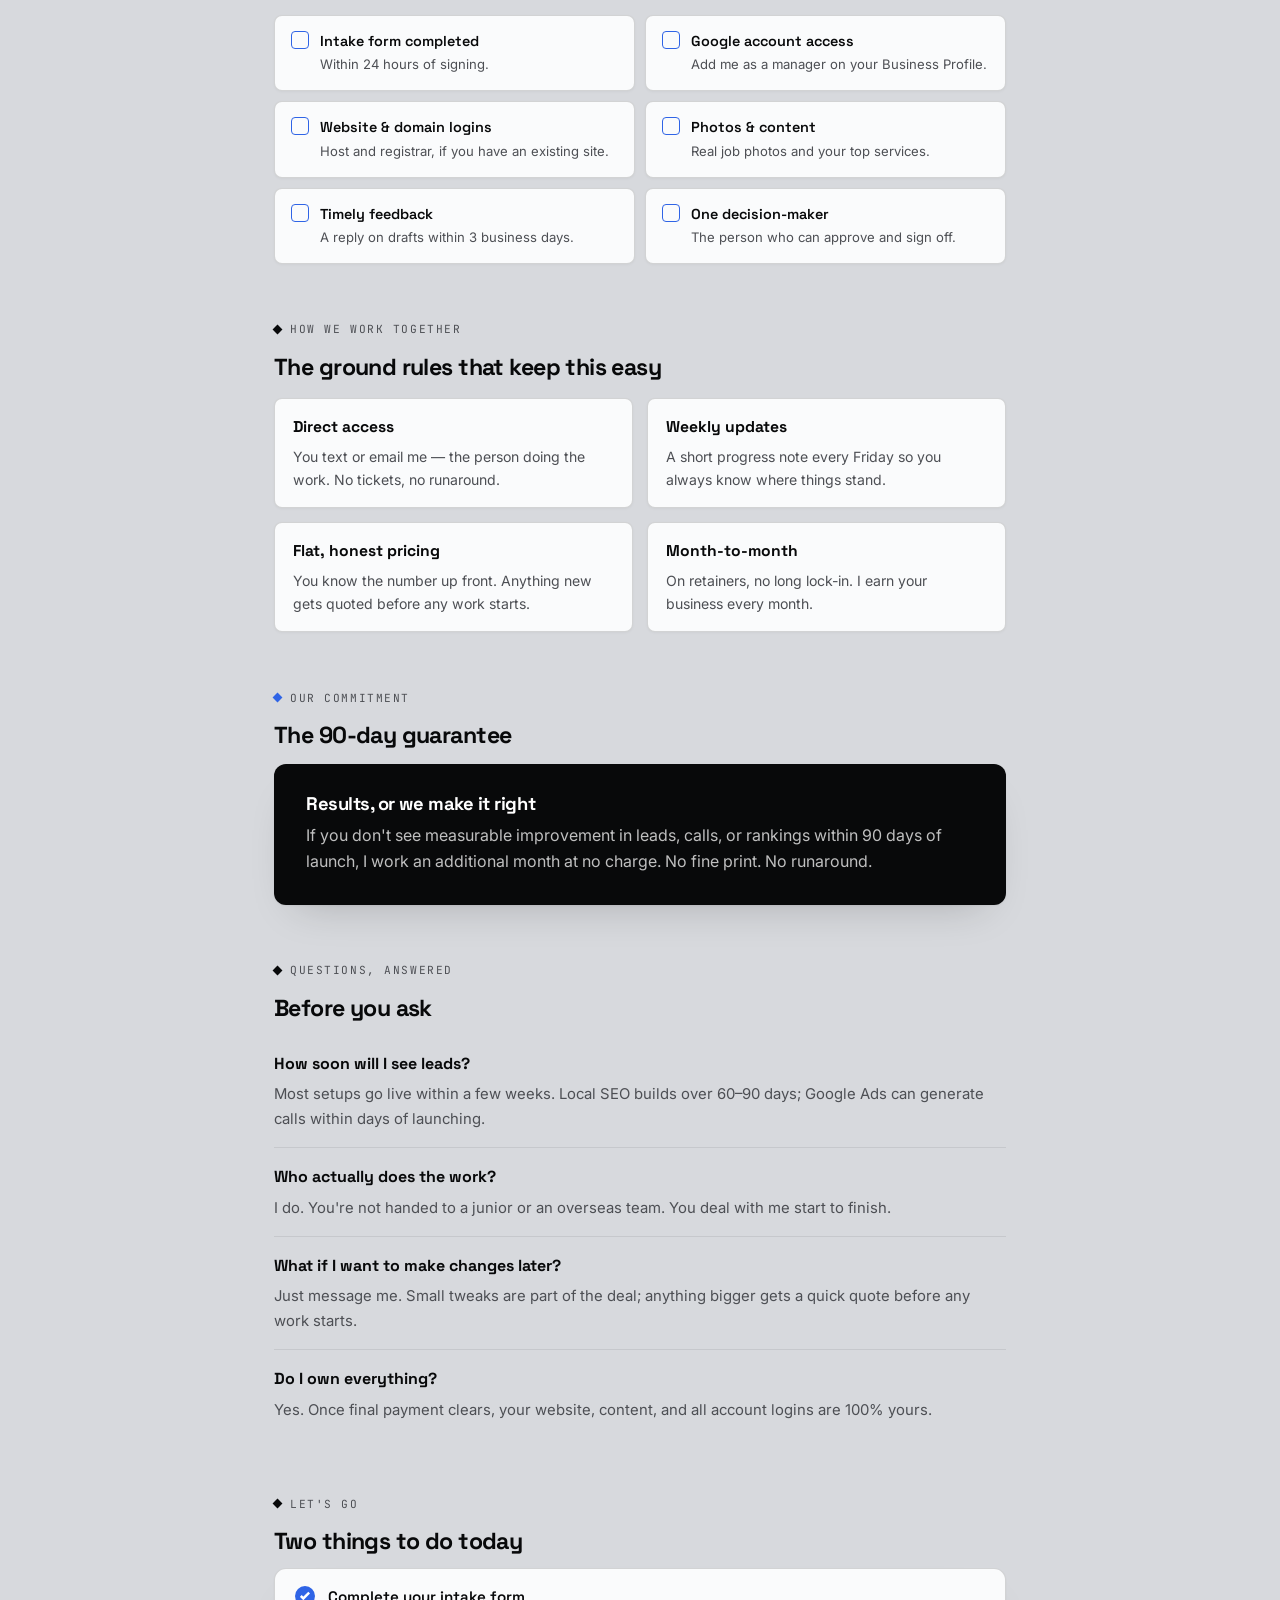
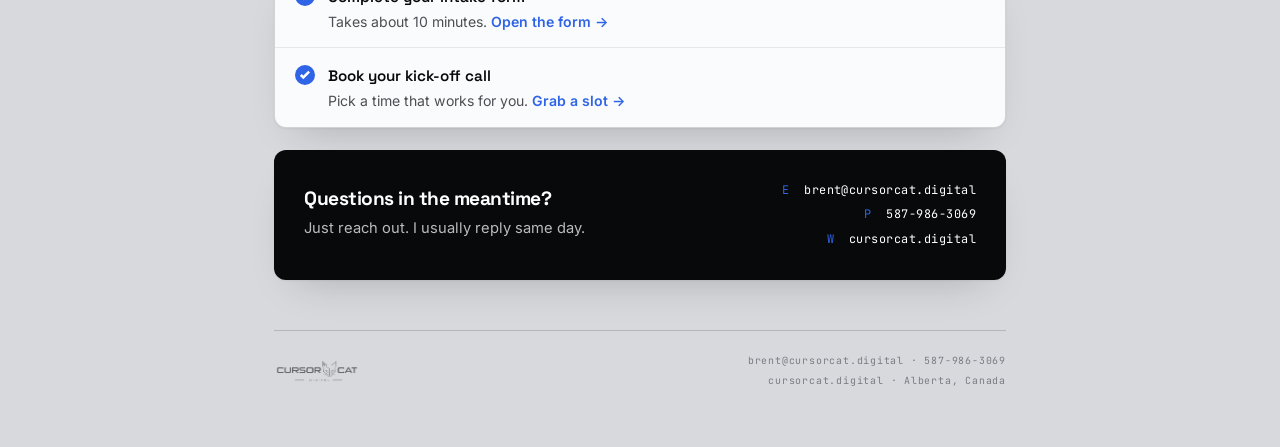
<file: welcome-packet.html>
<!DOCTYPE html><html lang="en"><head><meta charset="UTF-8"/><meta name="viewport" content="width=device-width,initial-scale=1.0"/><title>Welcome — Cursor Cat Digital</title><link rel="preconnect" href="https://fonts.googleapis.com"/><link rel="preconnect" href="https://fonts.gstatic.com" crossorigin/><link rel="stylesheet" href="https://fonts.googleapis.com/css2?family=Space+Grotesk:wght@500;600;700&family=Inter:wght@400;500;600&family=JetBrains+Mono:wght@500;600&display=swap"/><style>
*{box-sizing:border-box;margin:0;padding:0}
:root{
  --bg:#d7d9dd;--surface:#fafbfc;--surface-2:#cbced3;
  --ink:#08090a;--ink-2:#16171a;
  --muted:#4d4f54;--muted-2:#7a7c83;
  --line:rgba(0,0,0,.16);--line-2:rgba(0,0,0,.08);
  --accent:#2f64e6;--accent-soft:rgba(47,100,230,.10);
  --r:8px;--r-lg:12px;
  --sh:0 1px 2px rgba(0,0,0,.05),0 20px 44px -22px rgba(0,0,0,.22);
  --sh-sm:0 1px 3px rgba(0,0,0,.04);
  --chrome:linear-gradient(165deg,#6a6d75 0%,#101114 38%,#474a52 58%,#0d0e10 100%);
  --font-d:"Space Grotesk",system-ui,sans-serif;
  --font-b:"Inter",system-ui,sans-serif;
  --font-m:"JetBrains Mono",ui-monospace,monospace;
}
html{font-size:16px}
body{font-family:var(--font-b);background:var(--bg);color:var(--ink);line-height:1.65;
  -webkit-font-smoothing:antialiased;max-width:820px;margin:0 auto;padding:56px 44px}
h1,h2,h3{font-family:var(--font-d);font-weight:700;line-height:1.08;letter-spacing:-.025em}
p{color:var(--muted)}
a{color:inherit;text-decoration:none}
strong{color:var(--ink)}
.mono{font-family:var(--font-m);font-size:.7rem;font-weight:500;letter-spacing:.14em;
  text-transform:uppercase;color:var(--muted-2)}
.eyebrow{display:inline-flex;align-items:center;gap:9px;margin-bottom:16px;font-family:var(--font-m);
  font-size:.7rem;letter-spacing:.14em;text-transform:uppercase;color:var(--muted)}
.eyebrow::before{content:"";width:7px;height:7px;background:var(--ink);transform:rotate(45deg);flex-shrink:0}
.eyebrow.accent::before{background:var(--accent)}

/* HEADER */
.header{display:flex;justify-content:space-between;align-items:center;margin-bottom:48px;
  padding-bottom:24px;border-bottom:1px solid var(--line)}
.logo-img{height:38px;width:auto}
.doc-meta{text-align:right}
.doc-meta .doc-id{font-family:var(--font-d);font-size:1rem;font-weight:700;margin-top:3px}

/* SECTIONS */
.section{margin-bottom:50px}
.section-h{font-size:1.45rem;margin-bottom:14px}
.lead{font-size:1.05rem;color:var(--muted)}

/* CARD GENERIC */
.card{background:var(--surface);border:1px solid var(--line);border-radius:var(--r-lg);
  padding:22px 24px;box-shadow:var(--sh)}

/* CHECK / DELIVERABLE LIST */
.check-list{border:1px solid var(--line);border-radius:var(--r-lg);overflow:hidden;
  background:var(--surface);box-shadow:var(--sh)}
.ci{display:flex;align-items:flex-start;gap:13px;padding:15px 20px;border-bottom:1px solid var(--line-2)}
.ci:last-child{border-bottom:none}
.ci-dot{width:20px;height:20px;border-radius:50%;background:var(--accent);display:grid;
  place-items:center;flex-shrink:0;margin-top:2px}
.ci-dot svg{width:10px;height:10px;stroke:#fff;stroke-width:3;fill:none}
.ci-title{font-size:.95rem;font-weight:600;color:var(--ink);font-family:var(--font-d)}
.ci-desc{font-size:.88rem;color:var(--muted);margin-top:2px;line-height:1.5}

/* DARK PANEL */
.dark-panel{background:var(--ink);border-radius:var(--r-lg);padding:30px 32px;box-shadow:var(--sh)}
.dark-panel h3{color:#fff}
.dark-panel p{color:rgba(255,255,255,.74)}

/* SIGNATURE */
.sig-section{margin-top:54px;padding-top:38px;border-top:1px solid var(--line)}
.sig-grid{display:grid;grid-template-columns:1fr 1fr;gap:44px;margin-top:24px}
.sig-party{font-family:var(--font-m);font-size:.64rem;letter-spacing:.14em;text-transform:uppercase;
  color:var(--accent);font-weight:600;margin-bottom:12px}
.sig-line{border-bottom:1px solid var(--line);height:52px;margin-bottom:10px}
.sig-field{font-size:.8rem;color:var(--muted-2);margin-bottom:3px}
.sig-name{font-family:var(--font-d);font-size:1rem;font-weight:700}
.sig-sub{font-size:.85rem;color:var(--muted)}

/* BUTTONS */
.btn-primary{display:inline-flex;align-items:center;gap:9px;font-family:var(--font-b);font-weight:600;
  font-size:.95rem;padding:13px 22px;border-radius:var(--r);background:var(--ink);color:var(--surface);
  border:1px solid transparent}

/* FOOTER */
.doc-footer{margin-top:50px;padding-top:20px;border-top:1px solid var(--line);display:flex;
  justify-content:space-between;align-items:center}
.footer-logo{height:26px;width:auto;opacity:.55}
.footer-contact{font-family:var(--font-m);font-size:.62rem;letter-spacing:.08em;color:var(--muted-2);
  text-align:right;line-height:2}

@media print{
  body{background:#fff;padding:30px}
  .dark-panel,.invest-total,.guar,.cover{-webkit-print-color-adjust:exact;print-color-adjust:exact}
  .no-print{display:none!important}
  .section{break-inside:avoid}
}
@media(max-width:640px){
  body{padding:34px 20px}
  .sig-grid,.parties,.two-col{grid-template-columns:1fr!important}
}

.cover{background:var(--ink);border-radius:16px;padding:46px 40px;margin-bottom:46px;
  background-image:var(--chrome);box-shadow:var(--sh)}
.cover .mono{color:rgba(255,255,255,.6)}
.cover h1{color:#fff;font-size:clamp(2rem,4.5vw,2.9rem);margin:14px 0 12px}
.cover p{color:rgba(255,255,255,.8);max-width:520px}
.cover .cat{height:34px;opacity:.9;margin-bottom:22px}
.to-block{background:var(--surface);border:1px solid var(--line);border-left:3px solid var(--accent);
  border-radius:0 var(--r) var(--r) 0;padding:18px 22px;margin:-26px 0 36px;box-shadow:var(--sh);display:inline-block}
.to-label{font-family:var(--font-m);font-size:.64rem;letter-spacing:.14em;text-transform:uppercase;color:var(--muted-2);margin-bottom:5px}
.to-name{font-family:var(--font-d);font-weight:700;font-size:1.1rem}
.to-biz{font-size:.9rem;color:var(--muted);margin-top:2px}
.phase{display:flex;gap:18px;margin-bottom:8px}
.phase-l{display:flex;flex-direction:column;align-items:center;width:30px;flex-shrink:0}
.phase-n{width:30px;height:30px;border-radius:50%;background:var(--accent);color:#fff;font-family:var(--font-d);
  font-weight:700;font-size:.85rem;display:grid;place-items:center}
.phase-line{width:2px;background:var(--line);flex:1;min-height:14px;margin:4px 0}
.phase:last-child .phase-line{display:none}
.phase-body{background:var(--surface);border:1px solid var(--line);border-radius:var(--r);padding:14px 18px;
  margin-bottom:14px;flex:1;box-shadow:var(--sh-sm)}
.phase-week{font-family:var(--font-m);font-size:.62rem;letter-spacing:.14em;text-transform:uppercase;color:var(--accent);font-weight:600}
.phase-title{font-family:var(--font-d);font-weight:700;font-size:1rem;margin:3px 0 4px}
.phase-desc{font-size:.9rem;color:var(--muted)}
.need-grid{display:grid;grid-template-columns:1fr 1fr;gap:10px}
.need{display:flex;gap:11px;align-items:flex-start;background:var(--surface);border:1px solid var(--line);
  border-radius:var(--r);padding:14px 16px;box-shadow:var(--sh-sm)}
.need .box{width:18px;height:18px;border:1.5px solid var(--accent);border-radius:4px;flex-shrink:0;margin-top:1px}
.need-t{font-size:.9rem;font-weight:600;color:var(--ink);font-family:var(--font-d)}
.need-d{font-size:.82rem;color:var(--muted);margin-top:1px}
.faq{border-bottom:1px solid var(--line-2);padding:16px 0}
.faq:last-child{border-bottom:none}
.faq-q{font-family:var(--font-d);font-weight:700;font-size:1rem;margin-bottom:5px}
.faq-a{font-size:.93rem;color:var(--muted)}
.contact-card{background:var(--ink);border-radius:var(--r-lg);padding:28px 30px;display:flex;
  justify-content:space-between;align-items:center;gap:20px;box-shadow:var(--sh)}
.contact-card h3{color:#fff;font-size:1.2rem;margin-bottom:6px}
.contact-card p{color:rgba(255,255,255,.72);font-size:.92rem}
.contact-lines{font-family:var(--font-m);font-size:.74rem;letter-spacing:.04em;color:#fff;text-align:right;line-height:2.1}
.contact-lines span{color:var(--accent)}
.two-col{display:grid;grid-template-columns:1fr 1fr;gap:14px}
.val{background:var(--surface);border:1px solid var(--line);border-radius:var(--r);padding:16px 18px;box-shadow:var(--sh-sm)}
.val-t{font-family:var(--font-d);font-weight:700;font-size:.98rem;margin-bottom:4px}
.val-d{font-size:.88rem;color:var(--muted)}
</style></head><body>

<script>
const CLIENT = {
  name:        "Jane Smith",
  business:    "Smith's Plumbing",
  city:        "Calgary",
  offer:       "Local Lead Engine",      // Free Strategy Plan | Audit Sprint | Local Lead Engine | Local Dominance
  packetNum:   "CCD-WP-001",
  date:        "July 2, 2026",
  startWeek:   "the week of July 7",
  goal:        "more booked jobs from Google in the next 90 days",
  calendlyLink:"https://calendly.com/cursorcatdigital",
  intakeLink:  "#",                       // link to the intake form
};
</script>

<div class="cover">
  <img class="cat" src="[data-uri]" alt="Cursor Cat Digital"/>
  <div class="mono">Client Welcome Packet</div>
  <h1>Welcome aboard.<br>Let's get your phone ringing.</h1>
  <p>Everything you need to know about how we work together, what happens next, and what we need from you — all in one place.</p>
</div>

<div class="to-block">
  <div class="to-label">Prepared for</div>
  <div class="to-name" id="to-name"></div>
  <div class="to-biz" id="to-biz"></div>
</div>

<div class="section">
  <div class="eyebrow accent">A quick hello</div>
  <h2 class="section-h">You made a smart move</h2>
  <p class="lead" id="hello-line"></p>
  <p style="margin-top:14px">You're not handed off to an account manager or a junior. I do the work, you talk to me directly, and we keep it simple. This packet walks you through exactly what happens from here so there are no surprises.</p>
  <p style="margin-top:14px">— Brent, Founder, Cursor Cat Digital</p>
</div>

<div class="section">
  <div class="eyebrow">What happens next</div>
  <h2 class="section-h">Your onboarding, step by step</h2>
  <p style="margin-bottom:20px">Here's the path from today to a live, lead-generating setup.</p>
  <div>
    <div class="phase"><div class="phase-l"><div class="phase-n">1</div><div class="phase-line"></div></div>
      <div class="phase-body"><div class="phase-week">Right now</div><div class="phase-title">Sign &amp; pay the deposit</div>
      <div class="phase-desc">Sign the proposal and service agreement, and send the deposit. This locks in your start date.</div></div></div>
    <div class="phase"><div class="phase-l"><div class="phase-n">2</div><div class="phase-line"></div></div>
      <div class="phase-body"><div class="phase-week">Within 24 hours</div><div class="phase-title">Complete your intake form</div>
      <div class="phase-desc">A short form (about 10 minutes) so I understand your business, your goals, and your competition before we even talk.</div></div></div>
    <div class="phase"><div class="phase-l"><div class="phase-n">3</div><div class="phase-line"></div></div>
      <div class="phase-body"><div class="phase-week">Within 48 hours</div><div class="phase-title">Book your kick-off call</div>
      <div class="phase-desc">30 minutes. We align on goals, transfer account access, and set how often I'll update you.</div></div></div>
    <div class="phase"><div class="phase-l"><div class="phase-n">4</div><div class="phase-line"></div></div>
      <div class="phase-body"><div class="phase-week" id="start-week"></div><div class="phase-title">Work begins</div>
      <div class="phase-desc">I get to work building your setup. You get a progress update at the end of week one, then every Friday.</div></div></div>
  </div>
</div>

<div class="section">
  <div class="eyebrow">What I need from you</div>
  <h2 class="section-h">Your quick checklist</h2>
  <p style="margin-bottom:18px">The faster I get these, the faster you see results. Most take five minutes.</p>
  <div class="need-grid">
    <div class="need"><div class="box"></div><div><div class="need-t">Intake form completed</div><div class="need-d">Within 24 hours of signing.</div></div></div>
    <div class="need"><div class="box"></div><div><div class="need-t">Google account access</div><div class="need-d">Add me as a manager on your Business Profile.</div></div></div>
    <div class="need"><div class="box"></div><div><div class="need-t">Website &amp; domain logins</div><div class="need-d">Host and registrar, if you have an existing site.</div></div></div>
    <div class="need"><div class="box"></div><div><div class="need-t">Photos &amp; content</div><div class="need-d">Real job photos and your top services.</div></div></div>
    <div class="need"><div class="box"></div><div><div class="need-t">Timely feedback</div><div class="need-d">A reply on drafts within 3 business days.</div></div></div>
    <div class="need"><div class="box"></div><div><div class="need-t">One decision-maker</div><div class="need-d">The person who can approve and sign off.</div></div></div>
  </div>
</div>

<div class="section">
  <div class="eyebrow">How we work together</div>
  <h2 class="section-h">The ground rules that keep this easy</h2>
  <div class="two-col" style="margin-top:18px">
    <div class="val"><div class="val-t">Direct access</div><div class="val-d">You text or email me — the person doing the work. No tickets, no runaround.</div></div>
    <div class="val"><div class="val-t">Weekly updates</div><div class="val-d">A short progress note every Friday so you always know where things stand.</div></div>
    <div class="val"><div class="val-t">Flat, honest pricing</div><div class="val-d">You know the number up front. Anything new gets quoted before any work starts.</div></div>
    <div class="val"><div class="val-t">Month-to-month</div><div class="val-d">On retainers, no long lock-in. I earn your business every month.</div></div>
  </div>
</div>

<div class="section">
  <div class="eyebrow accent">Our commitment</div>
  <h2 class="section-h">The 90-day guarantee</h2>
  <div class="dark-panel" style="margin-top:16px">
    <h3 style="font-size:1.15rem;margin-bottom:8px">Results, or we make it right</h3>
    <p>If you don't see measurable improvement in leads, calls, or rankings within 90 days of launch, I work an additional month at no charge. No fine print. No runaround.</p>
  </div>
</div>

<div class="section">
  <div class="eyebrow">Questions, answered</div>
  <h2 class="section-h">Before you ask</h2>
  <div style="margin-top:8px">
    <div class="faq"><div class="faq-q">How soon will I see leads?</div><div class="faq-a">Most setups go live within a few weeks. Local SEO builds over 60–90 days; Google Ads can generate calls within days of launching.</div></div>
    <div class="faq"><div class="faq-q">Who actually does the work?</div><div class="faq-a">I do. You're not handed to a junior or an overseas team. You deal with me start to finish.</div></div>
    <div class="faq"><div class="faq-q">What if I want to make changes later?</div><div class="faq-a">Just message me. Small tweaks are part of the deal; anything bigger gets a quick quote before any work starts.</div></div>
    <div class="faq"><div class="faq-q">Do I own everything?</div><div class="faq-a">Yes. Once final payment clears, your website, content, and all account logins are 100% yours.</div></div>
  </div>
</div>

<div class="section">
  <div class="eyebrow">Let's go</div>
  <h2 class="section-h">Two things to do today</h2>
  <div class="check-list" style="margin-bottom:22px">
    <div class="ci"><div class="ci-dot"><svg viewBox="0 0 12 10"><polyline points="1,5 4,8 11,1"/></svg></div>
      <div><div class="ci-title">Complete your intake form</div><div class="ci-desc">Takes about 10 minutes. <a id="intake-a" style="color:var(--accent);font-weight:600">Open the form &rarr;</a></div></div></div>
    <div class="ci"><div class="ci-dot"><svg viewBox="0 0 12 10"><polyline points="1,5 4,8 11,1"/></svg></div>
      <div><div class="ci-title">Book your kick-off call</div><div class="ci-desc">Pick a time that works for you. <a id="book-a" style="color:var(--accent);font-weight:600">Grab a slot &rarr;</a></div></div></div>
  </div>
  <div class="contact-card">
    <div><h3>Questions in the meantime?</h3><p>Just reach out. I usually reply same day.</p></div>
    <div class="contact-lines"><span>E</span>&nbsp; brent@cursorcat.digital<br><span>P</span>&nbsp; 587-986-3069<br><span>W</span>&nbsp; cursorcat.digital</div>
  </div>
</div>

<div class="doc-footer"><img class="footer-logo" src="[data-uri]" alt="Cursor Cat Digital"/><div class="footer-contact">brent@cursorcat.digital &middot; 587-986-3069<br>cursorcat.digital &middot; Alberta, Canada</div></div>

<script>
(function(){
  const C = CLIENT;
  document.getElementById('doc-num').textContent  = '#' + C.packetNum;
  document.getElementById('doc-date').textContent = C.date;
  document.getElementById('to-name').textContent  = C.name;
  document.getElementById('to-biz').textContent   = C.business + ' \u00b7 ' + C.city + ', Alberta \u00b7 ' + C.offer;
  document.getElementById('hello-line').textContent =
    'Thanks for trusting Cursor Cat Digital with ' + C.business + '. Our shared goal is simple: ' + C.goal + '.';
  document.getElementById('start-week').textContent = 'Starting ' + C.startWeek;
  document.getElementById('intake-a').href = C.intakeLink;
  document.getElementById('book-a').href   = C.calendlyLink;
  document.title = 'Welcome \u2014 ' + C.business;
})();
</script>
</body></html>
</file>
